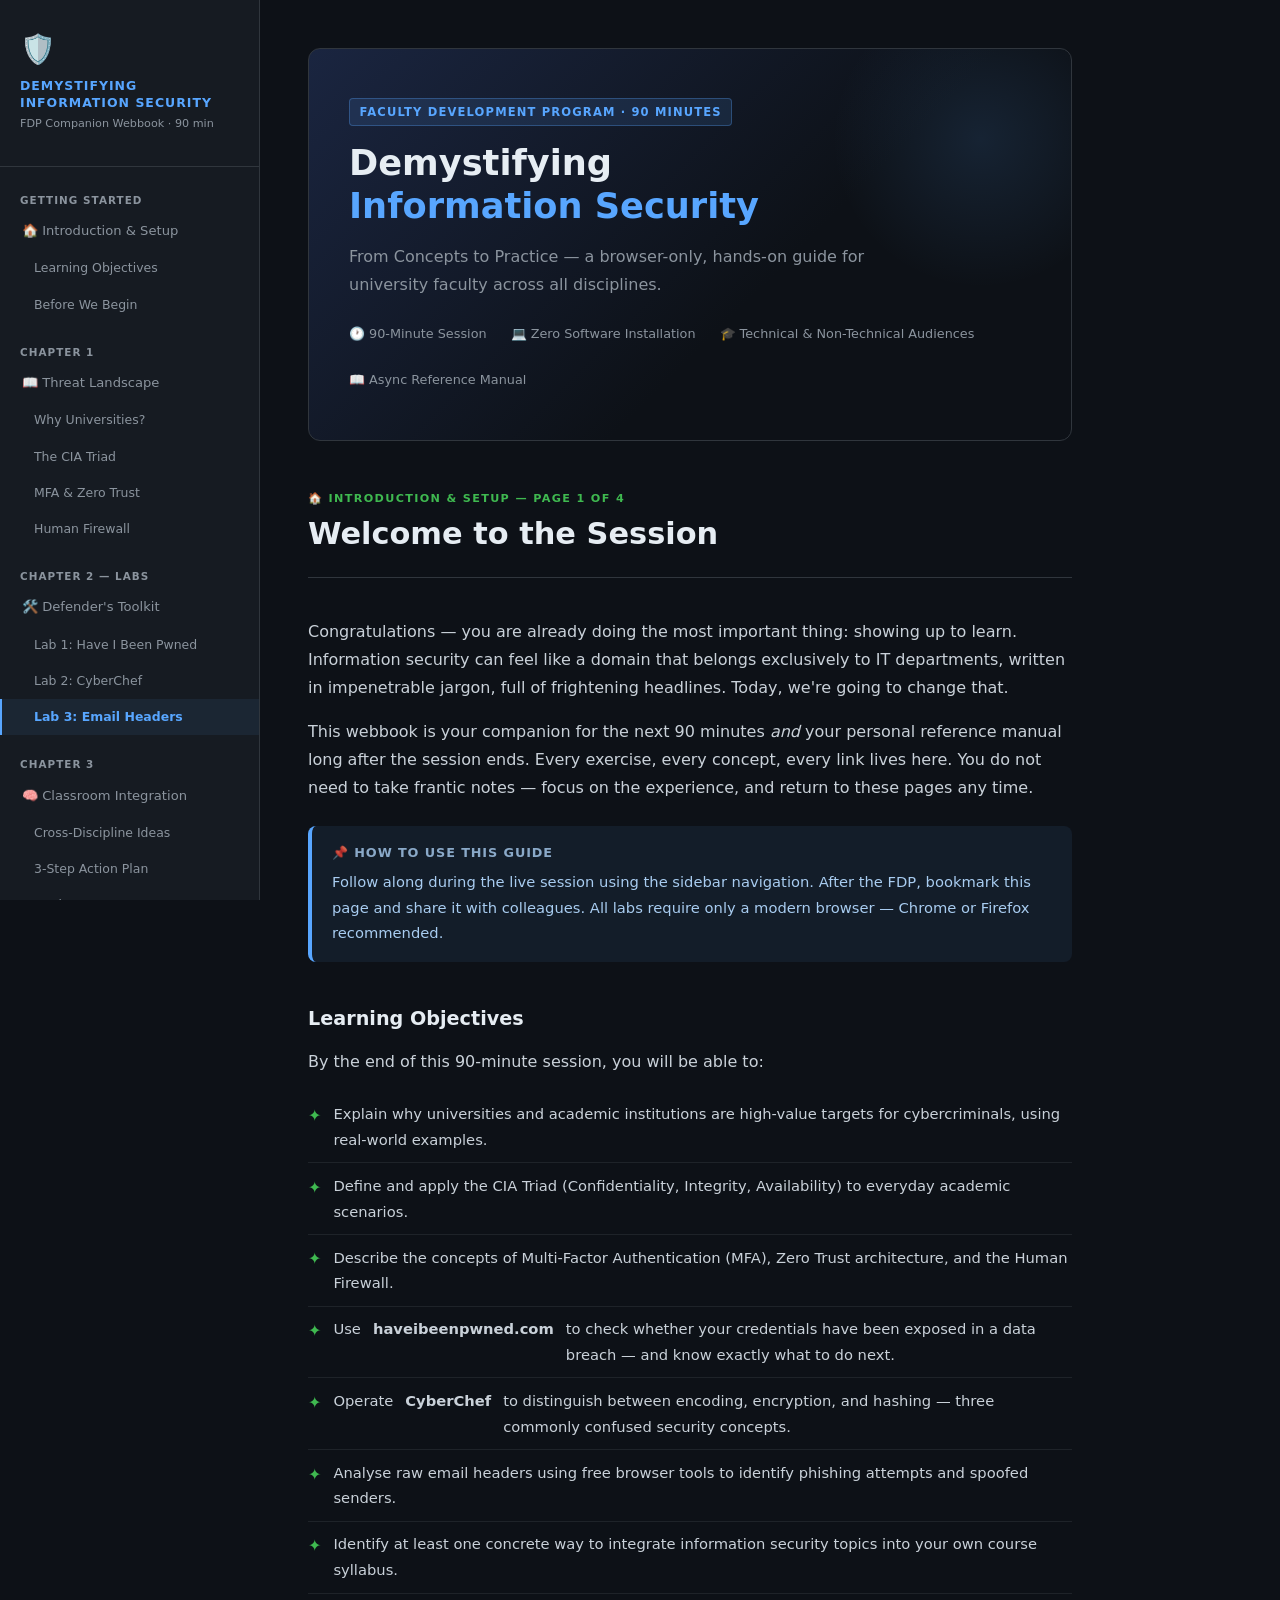
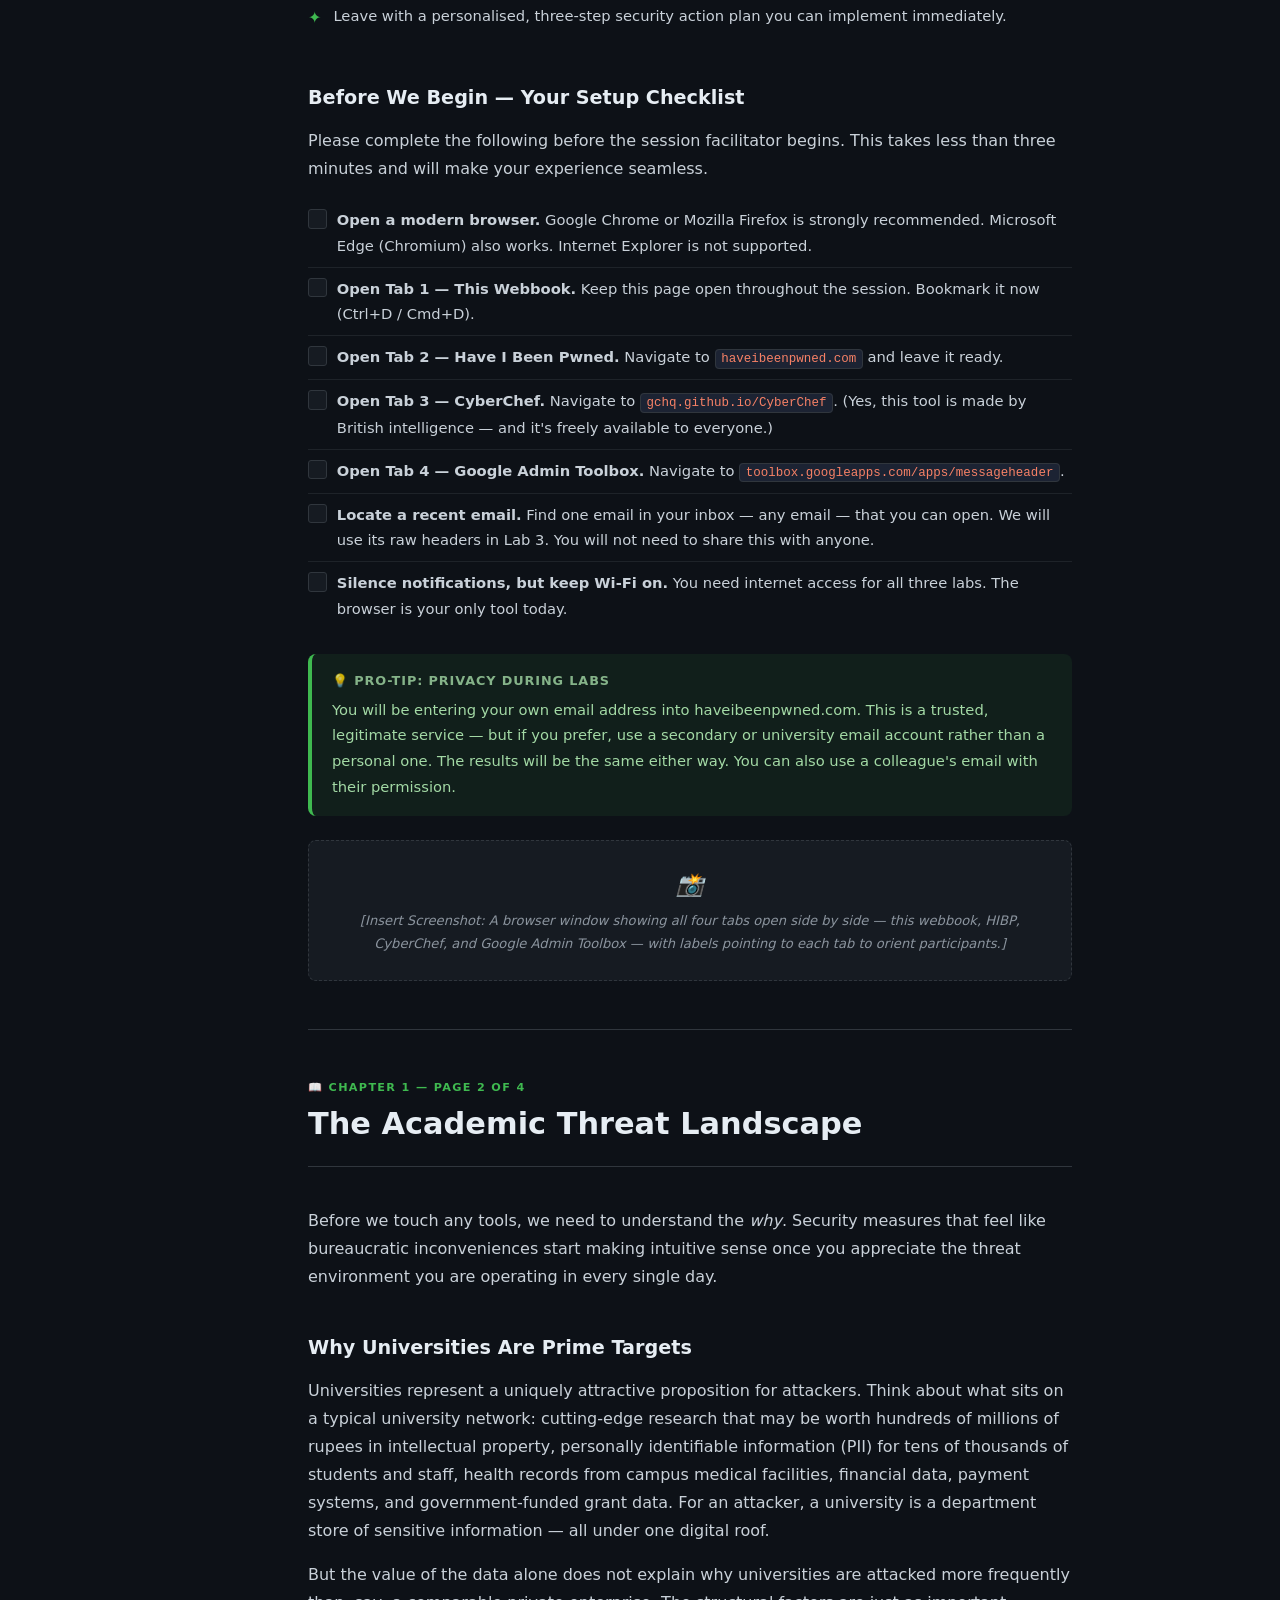
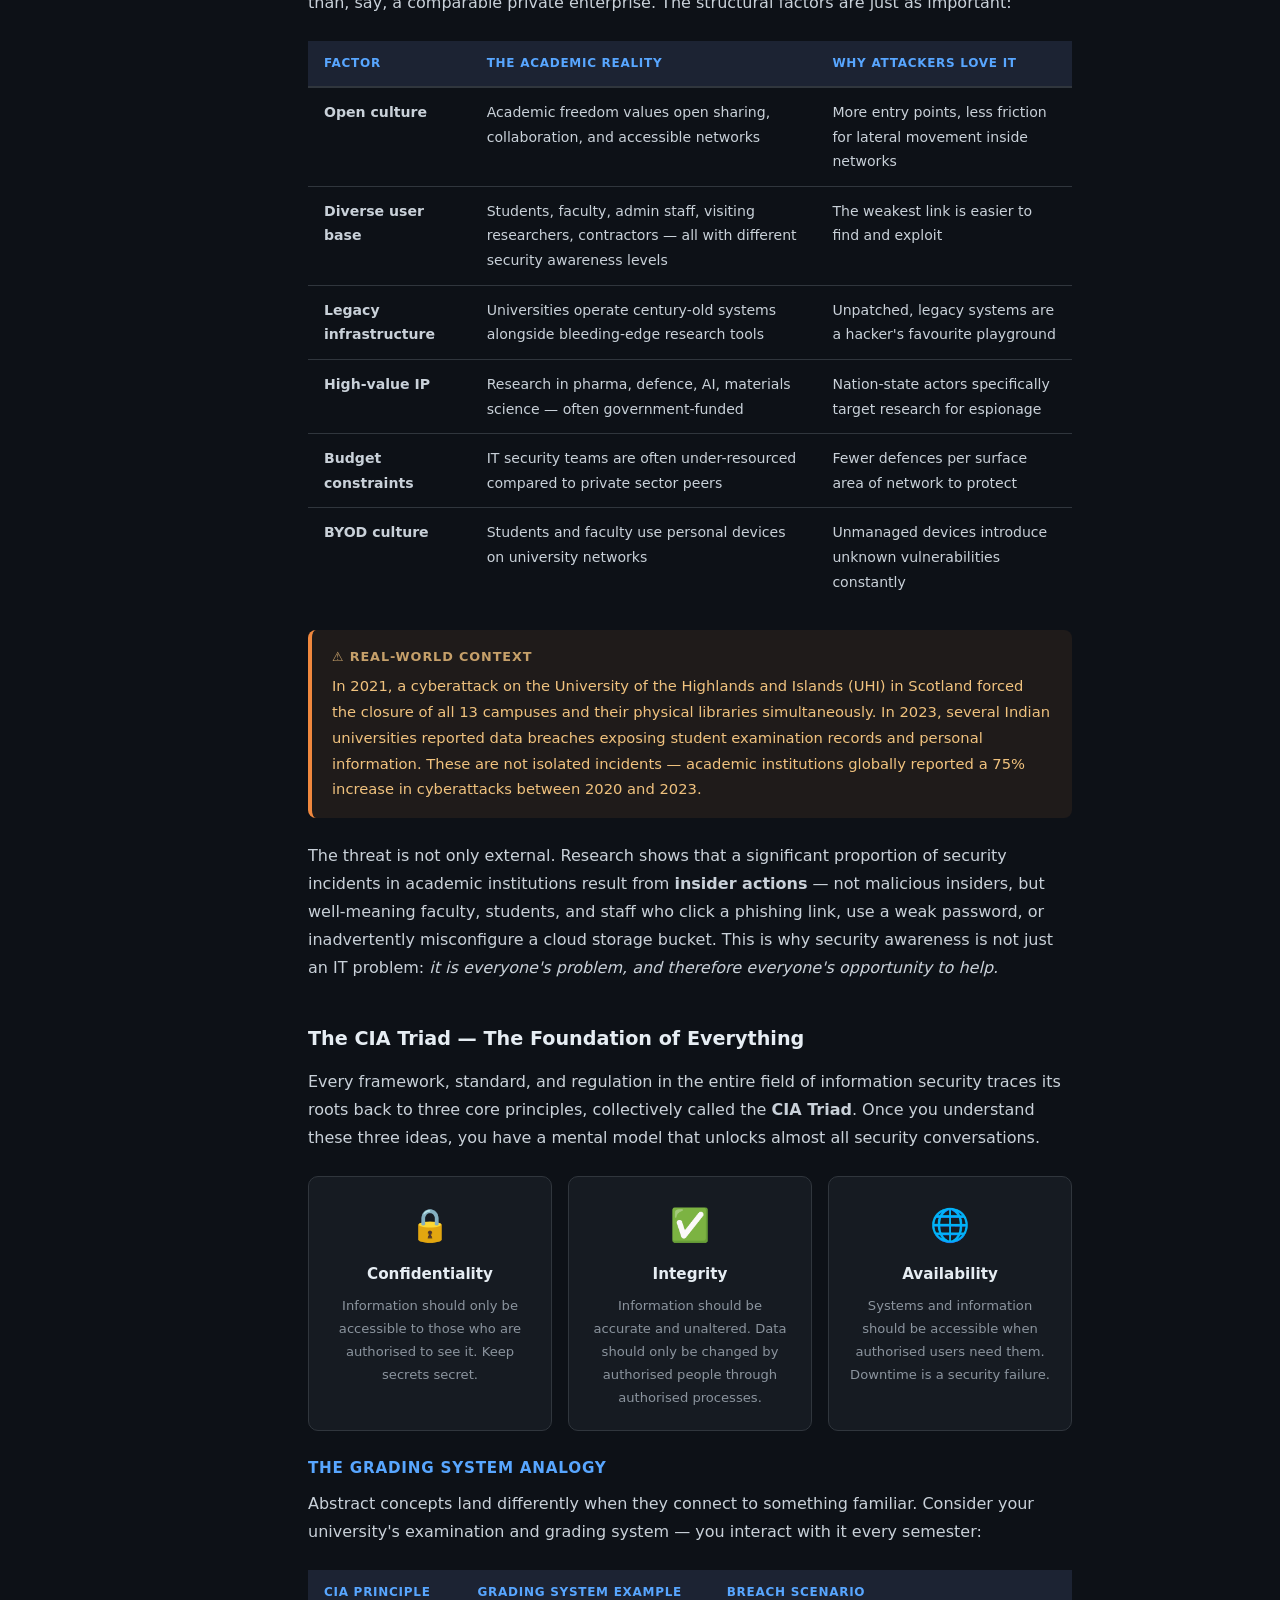
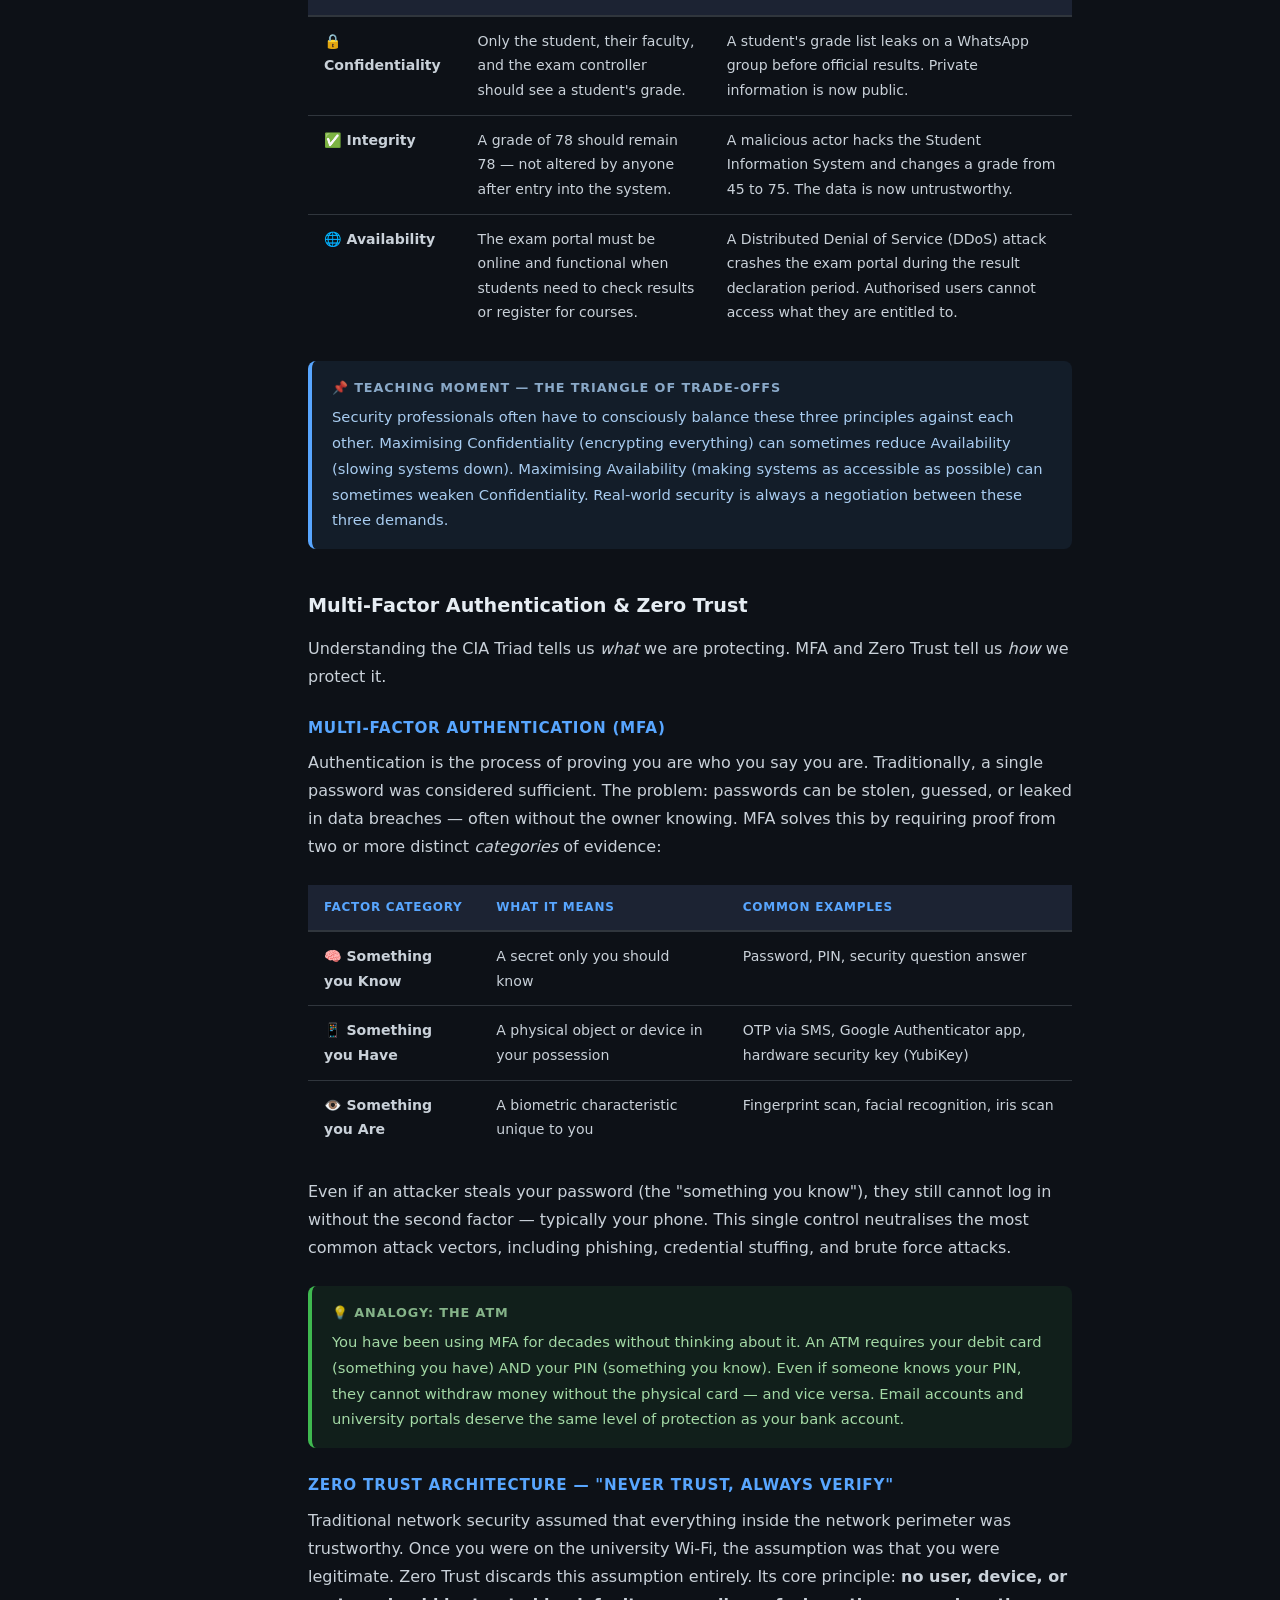
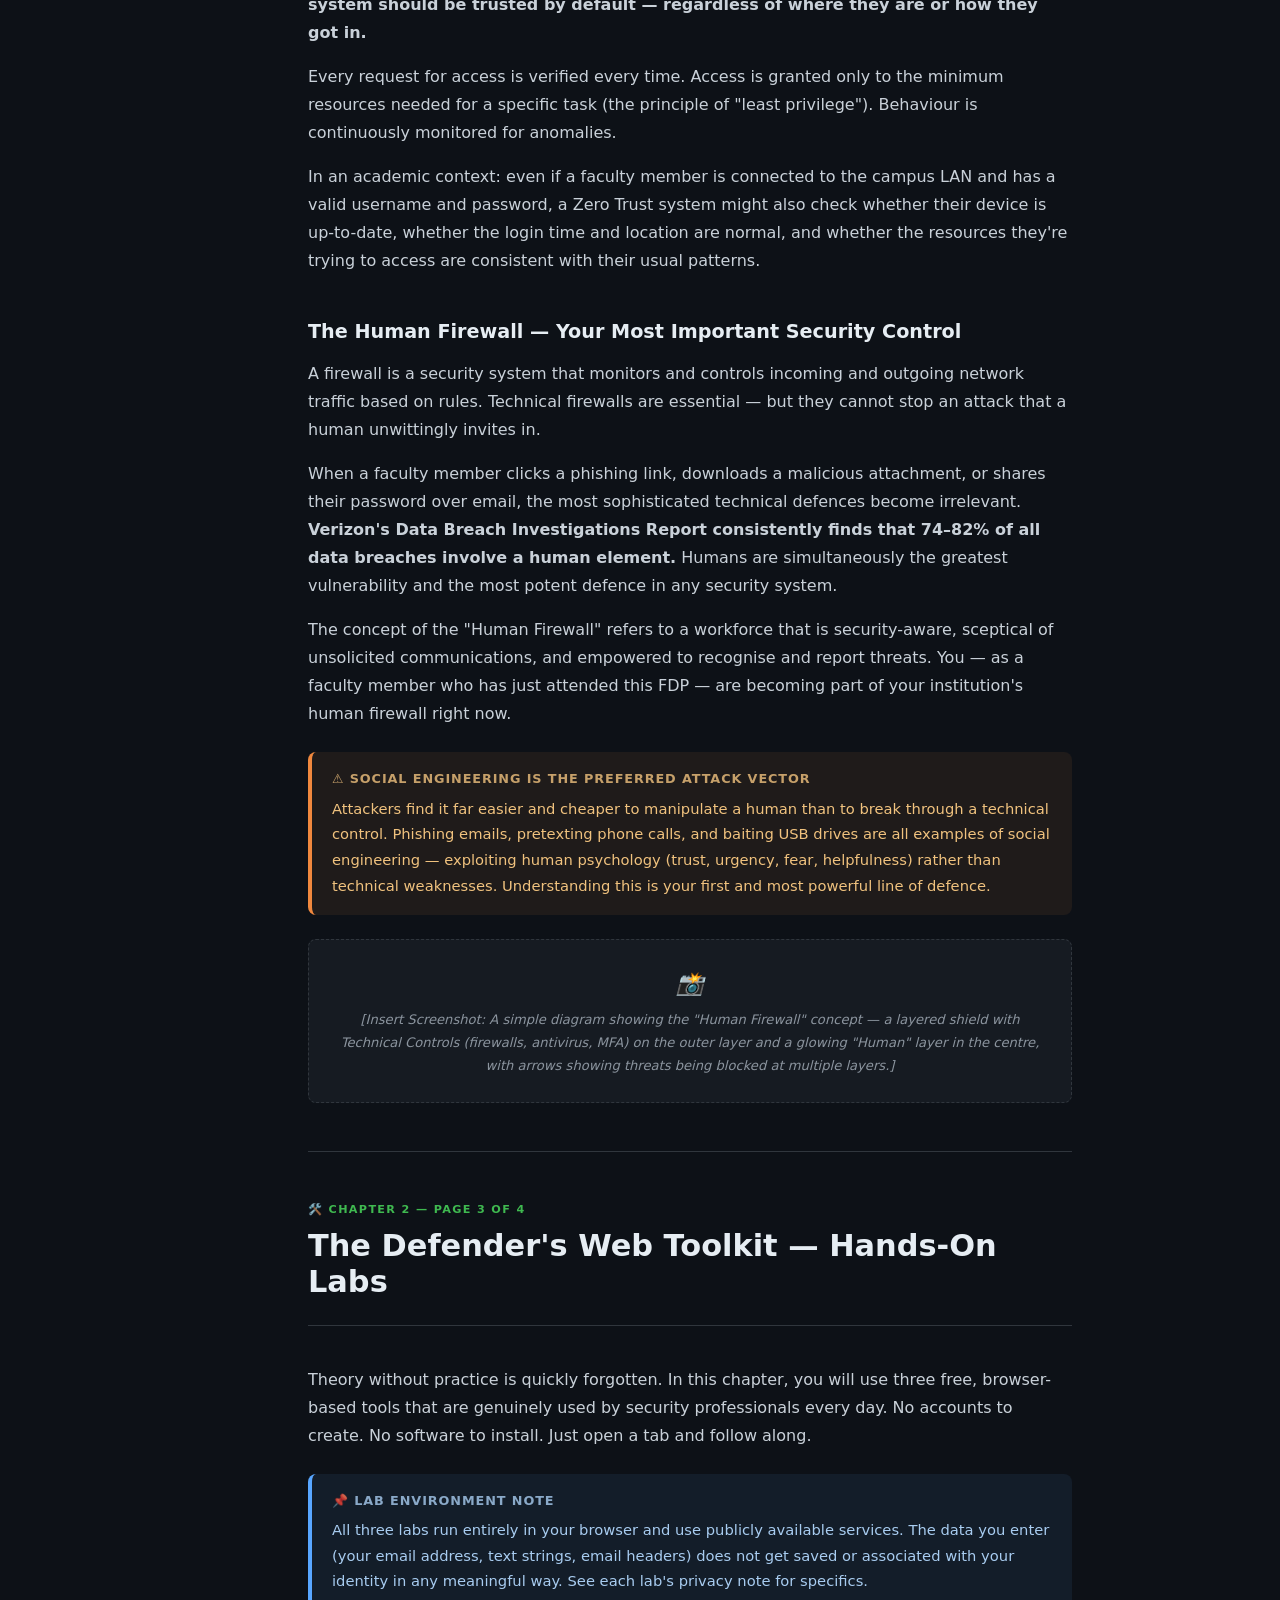
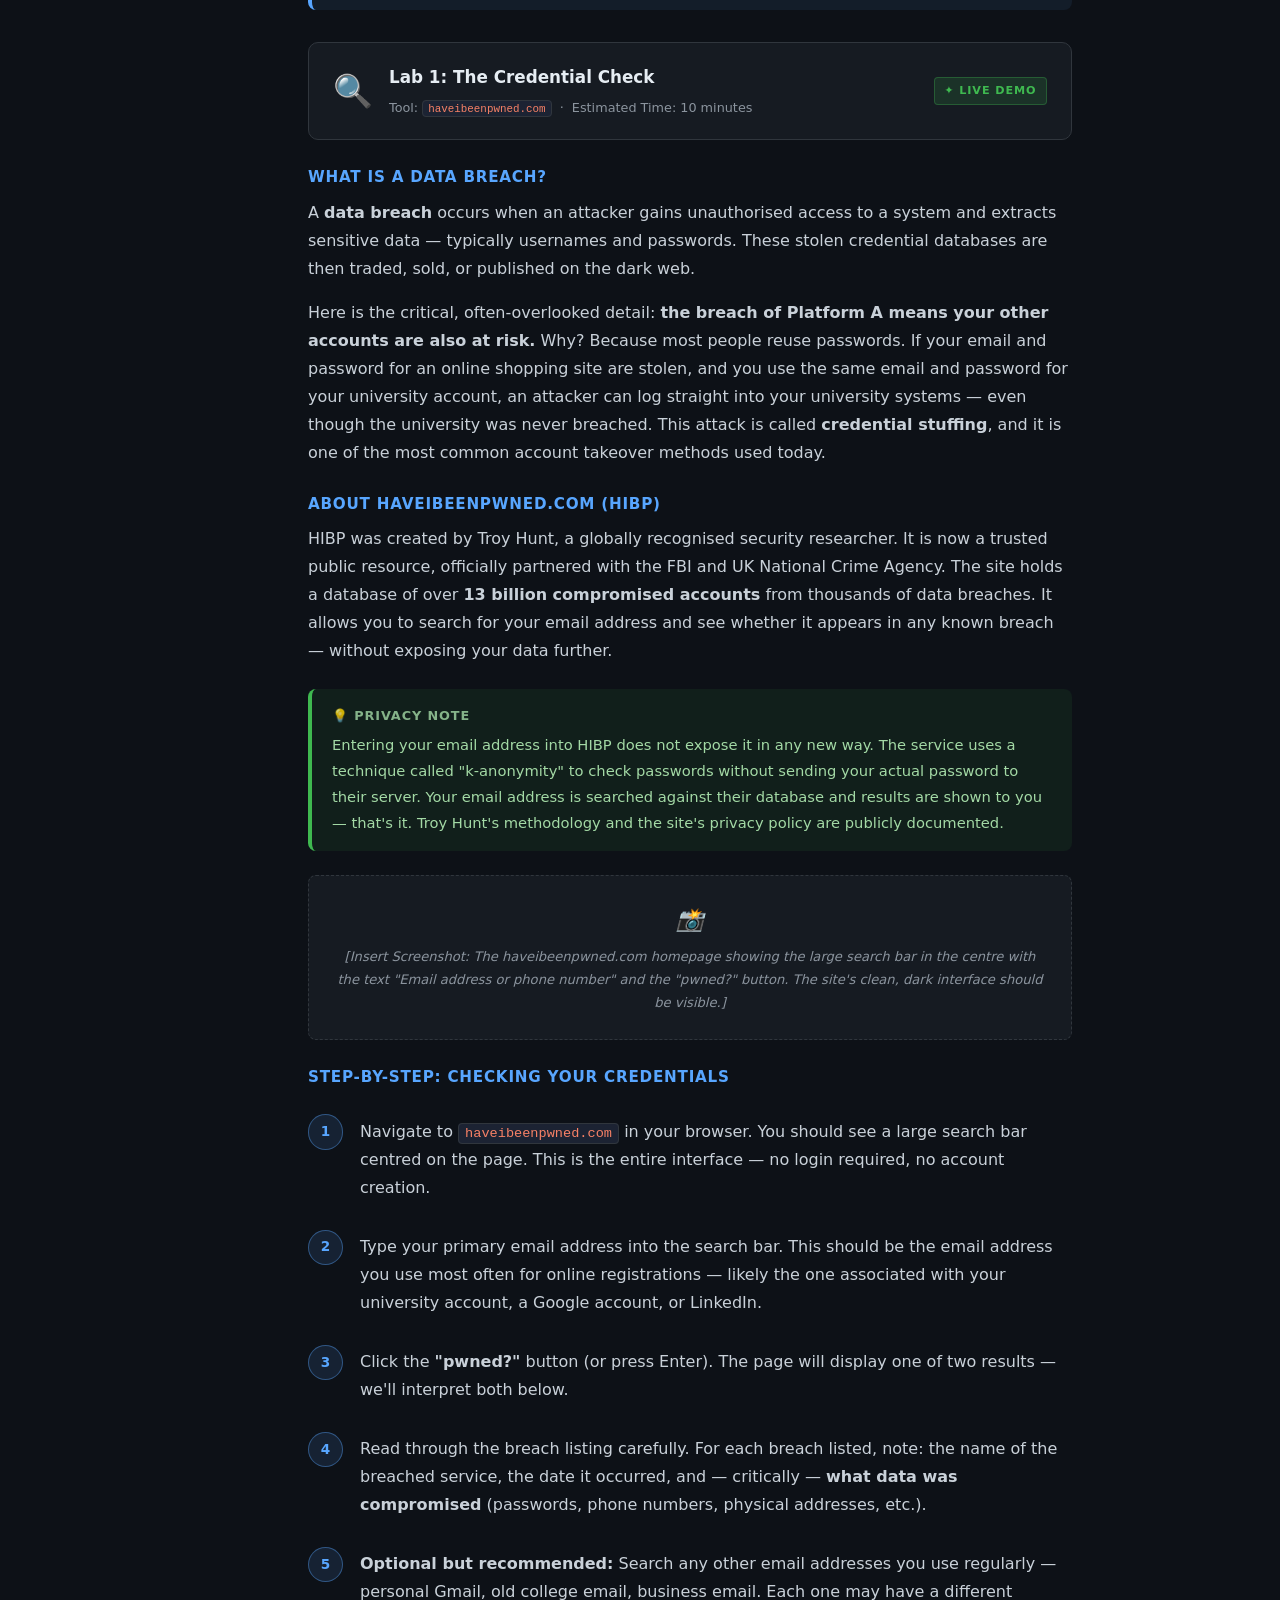
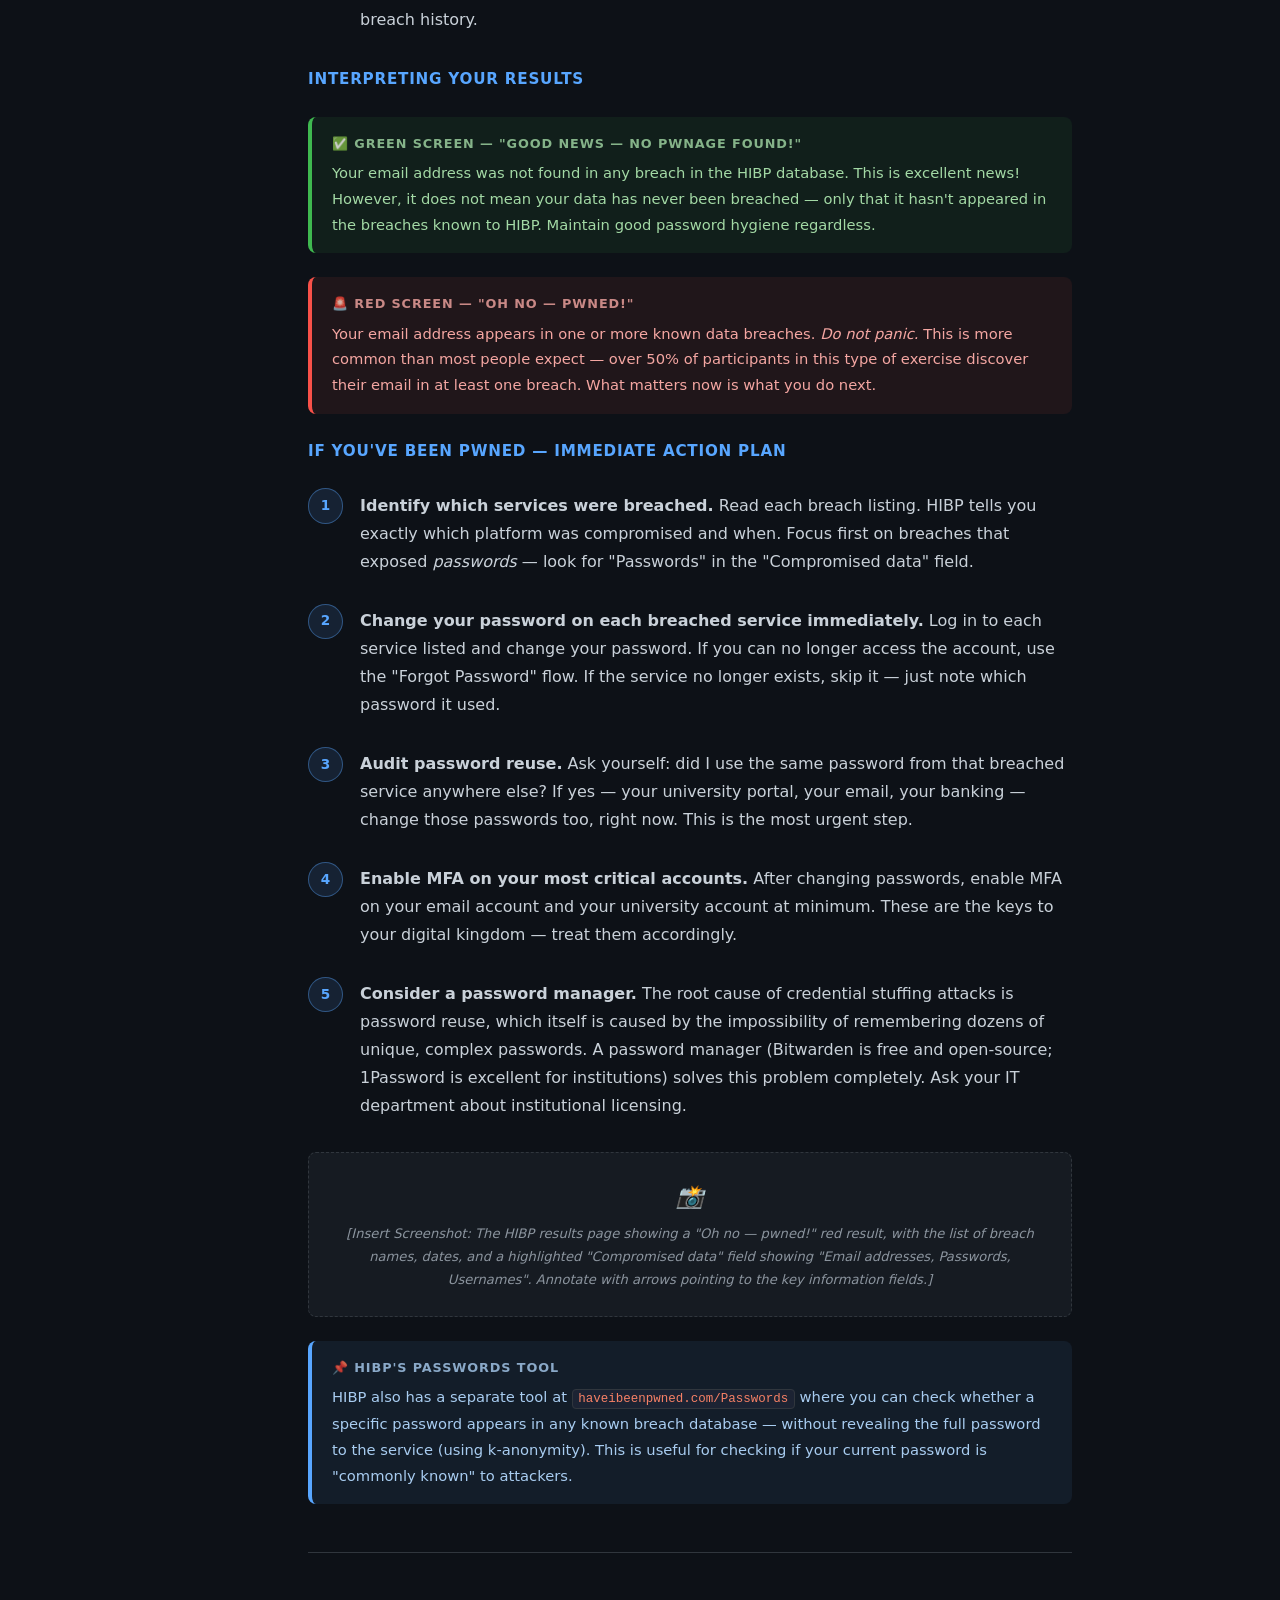
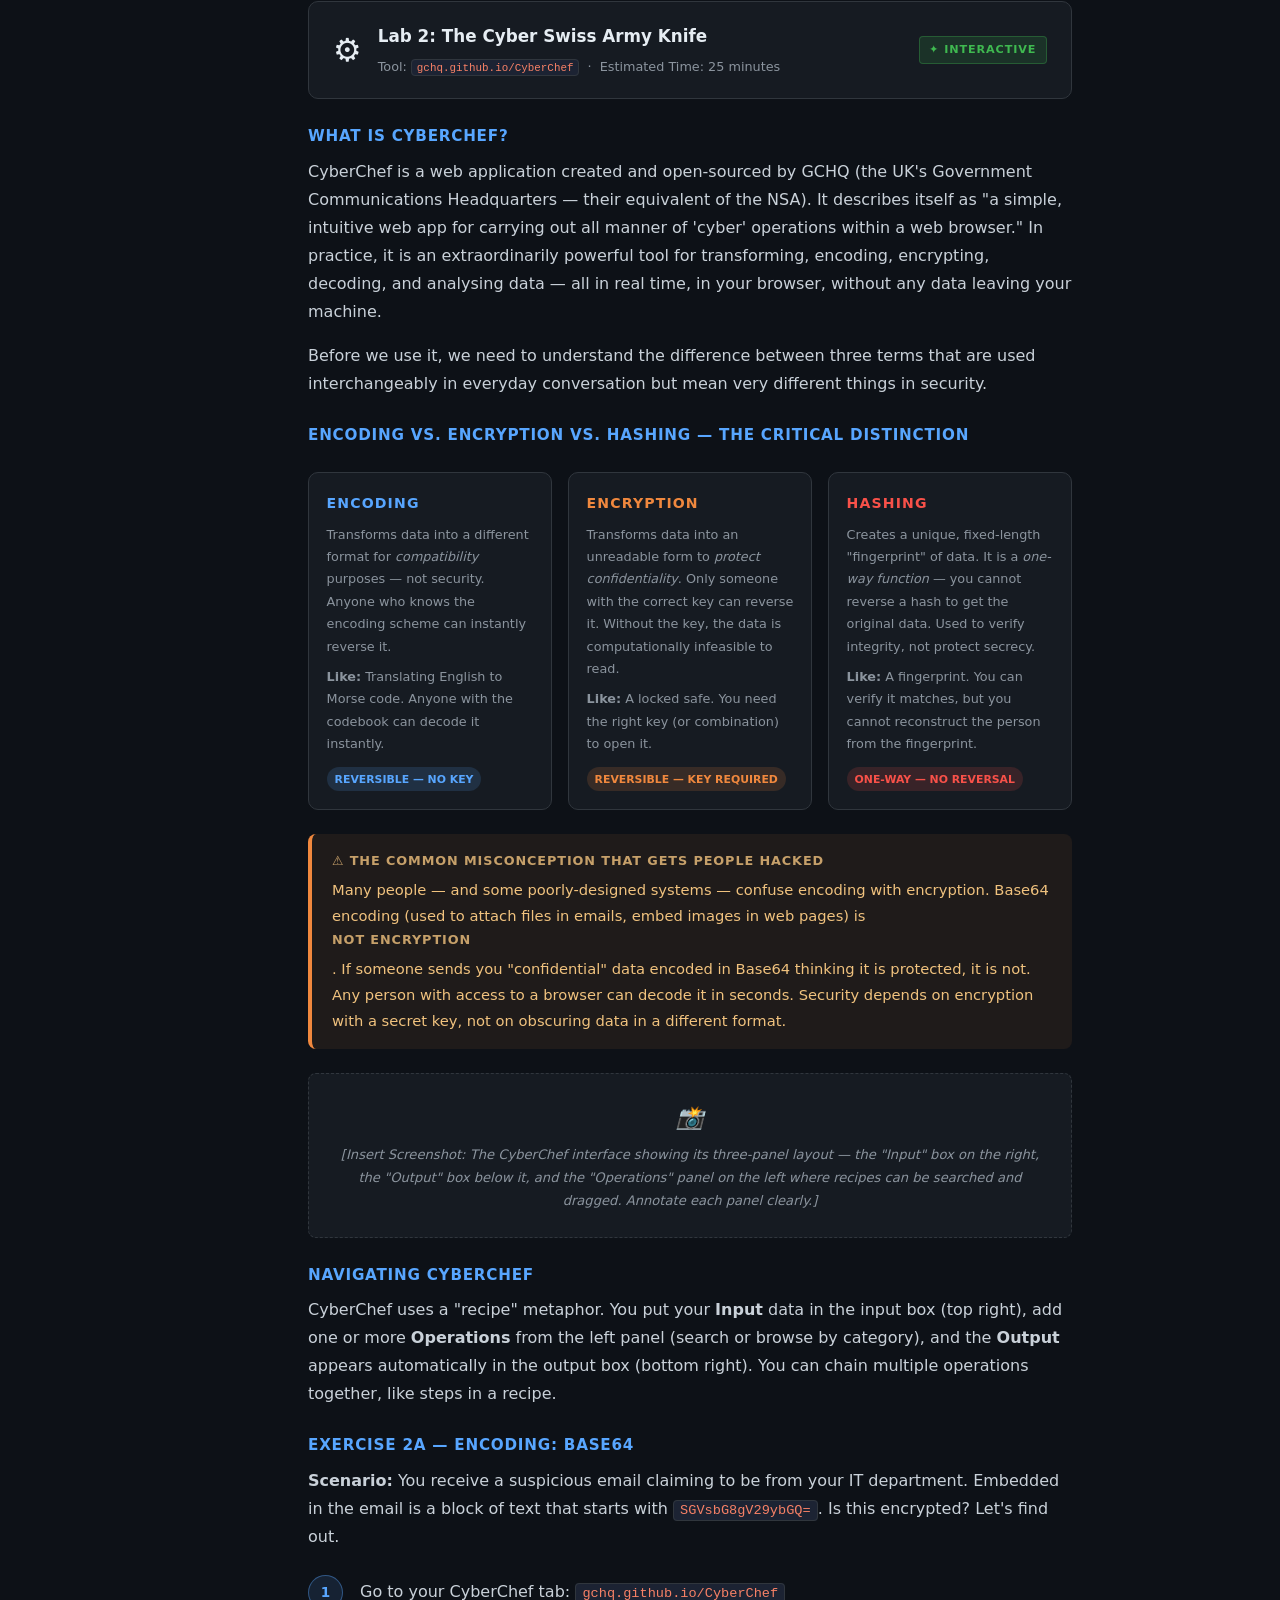
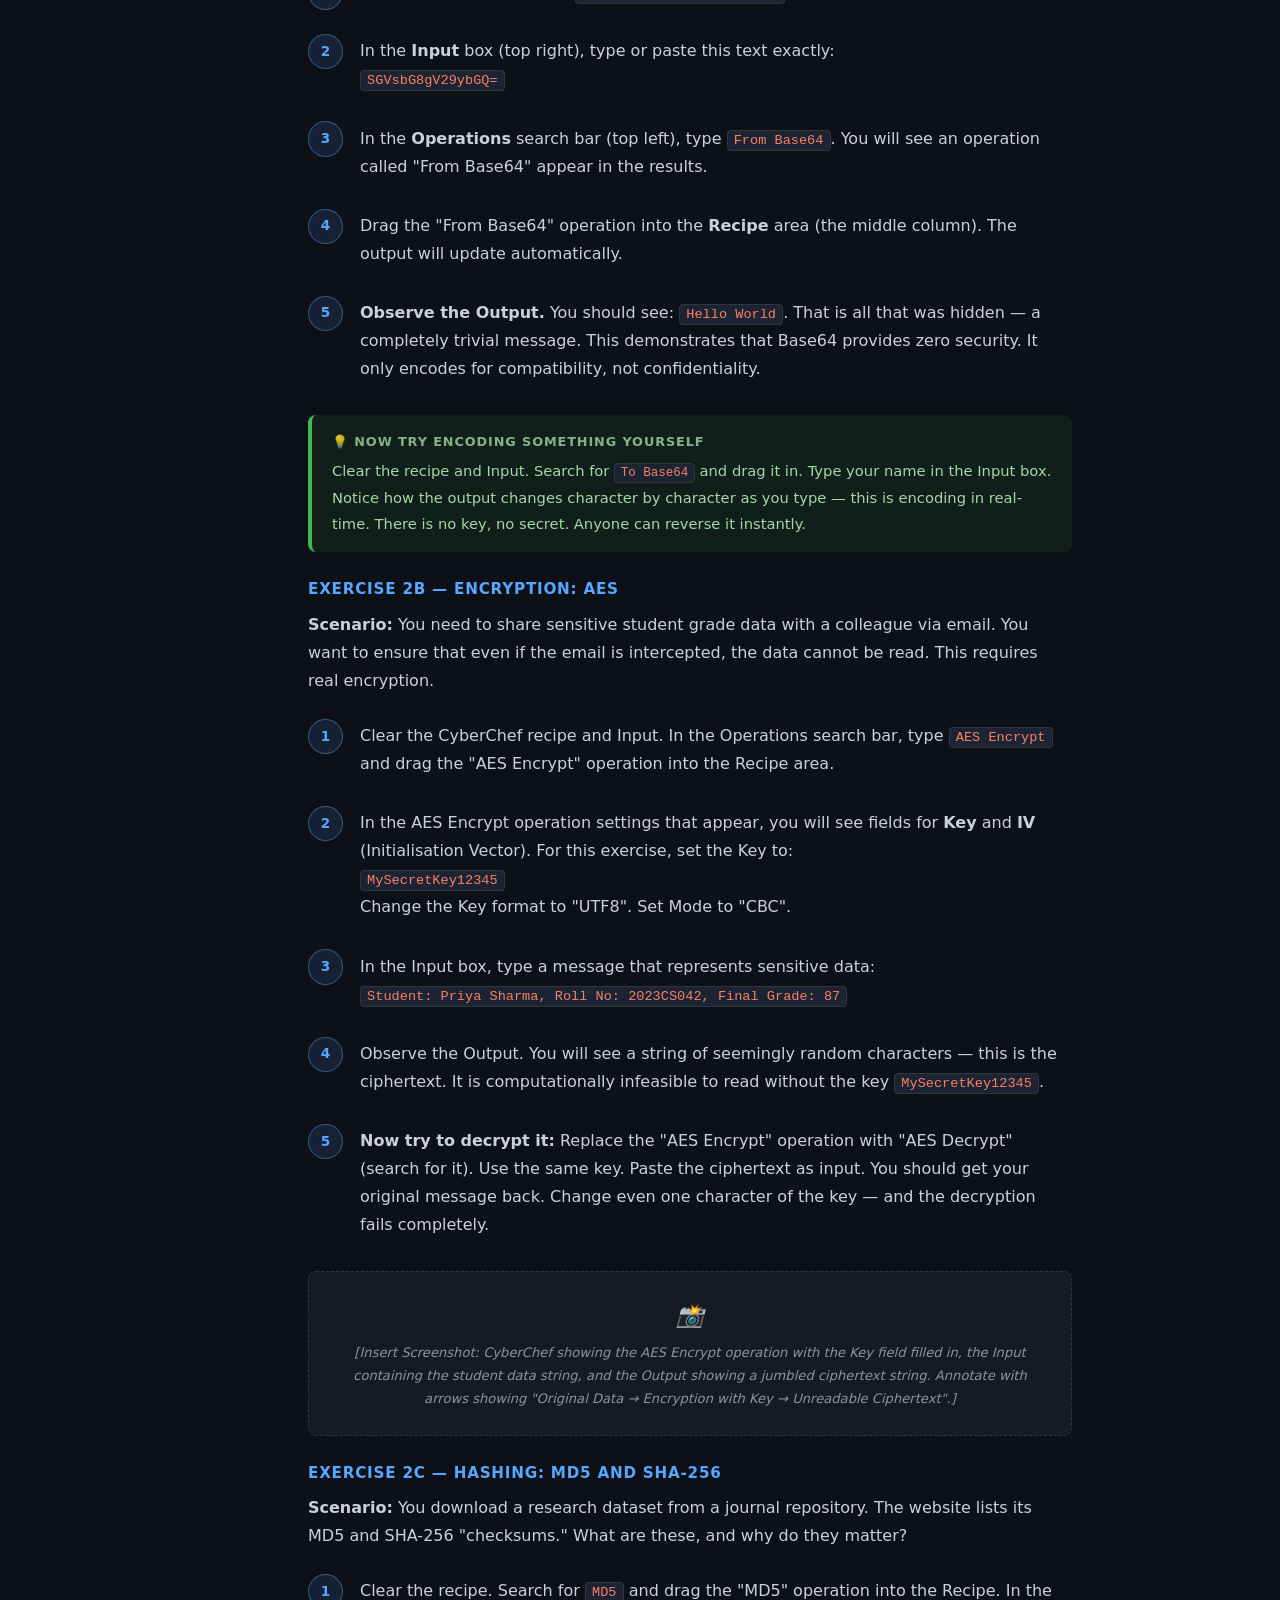
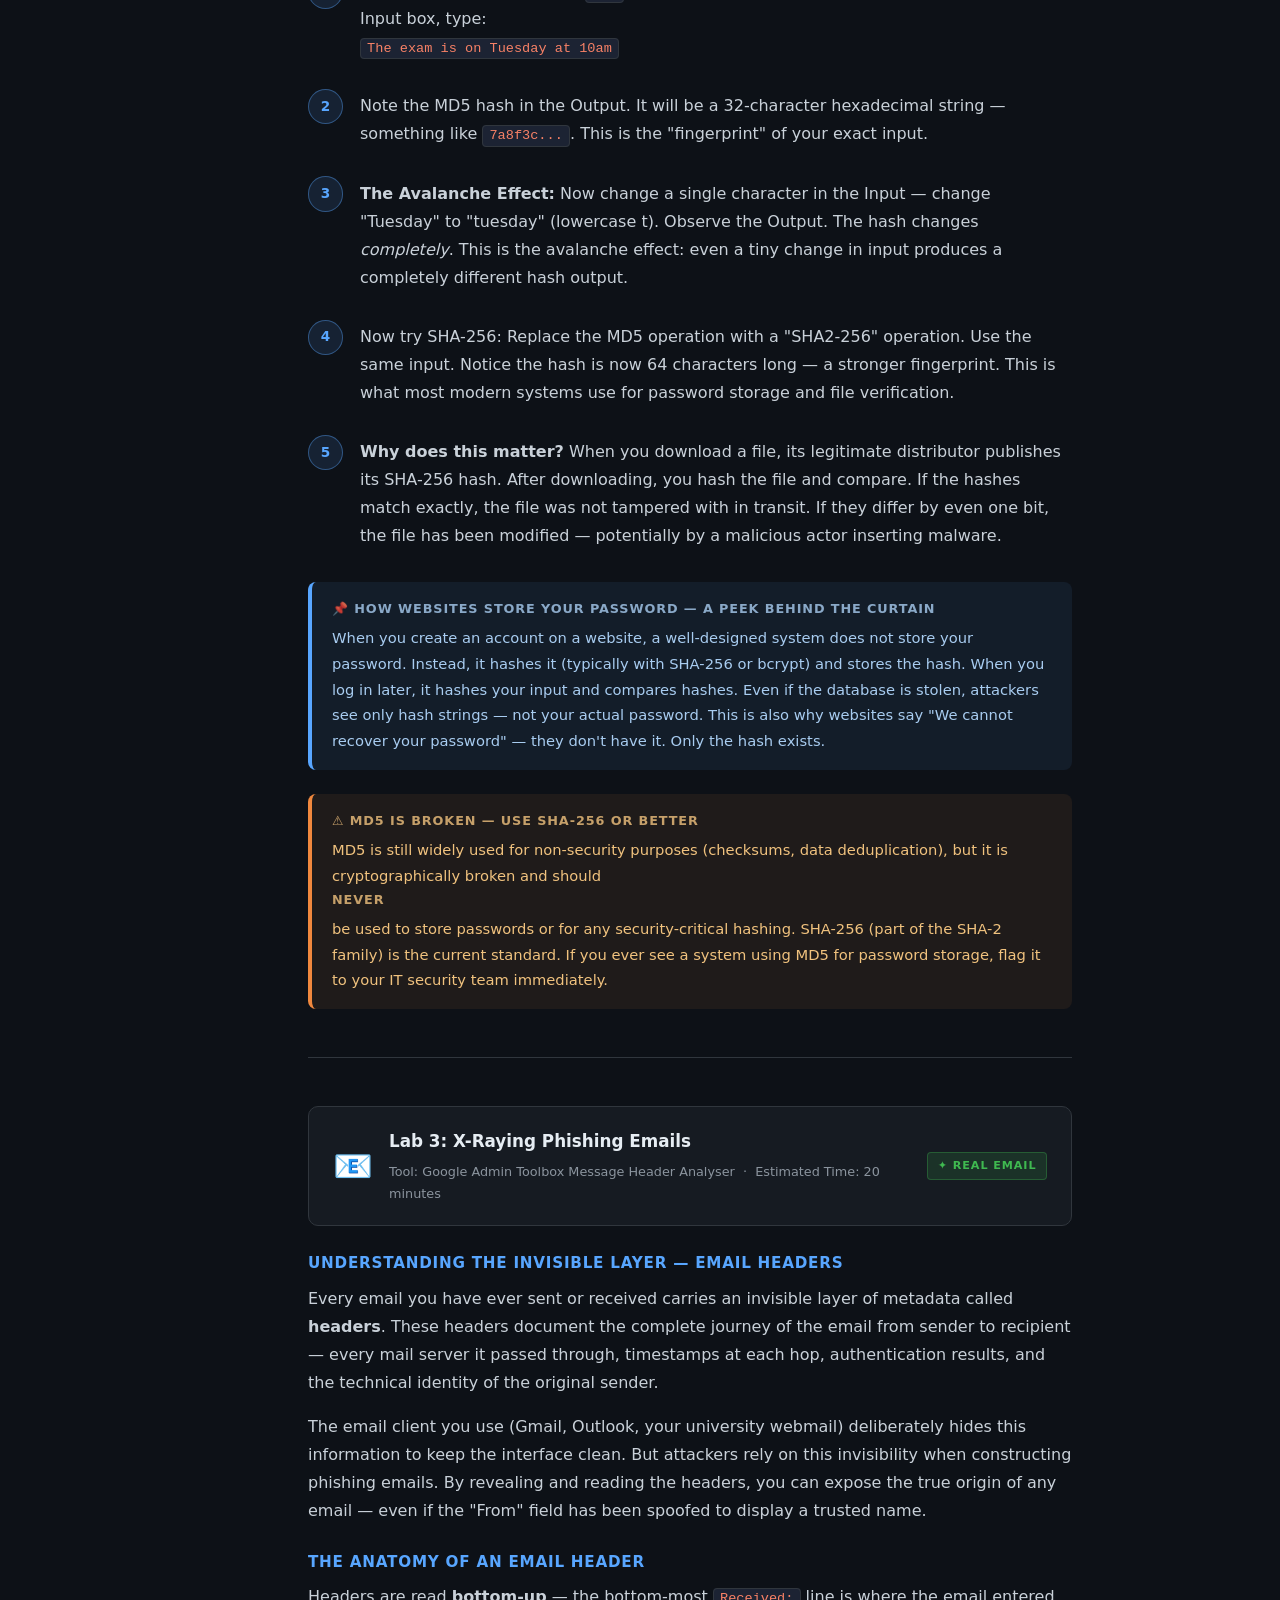
<file: uploads/infosec-fdp-webbook.html>
<!DOCTYPE html>
<html lang="en">
<head>
<meta charset="UTF-8">
<meta name="viewport" content="width=device-width, initial-scale=1.0">
<title>Demystifying Information Security — FDP Webbook</title>
<style>
  /* ── DESIGN TOKENS ── */
  :root {
    --bg:          #0d1117;
    --surface:     #161b22;
    --surface2:    #1c2333;
    --border:      #30363d;
    --accent:      #58a6ff;
    --accent2:     #3fb950;
    --warn:        #f0883e;
    --danger:      #f85149;
    --text:        #e6edf3;
    --muted:       #8b949e;
    --heading-font: 'Space Grotesk', 'Segoe UI', system-ui, sans-serif;
    --body-font:    'Inter', 'Segoe UI', system-ui, sans-serif;
    --mono-font:    'JetBrains Mono', 'Fira Code', 'Courier New', monospace;
  }

  @import url('https://fonts.googleapis.com/css2?family=Space+Grotesk:wght@400;600;700&family=Inter:wght@400;500;600&family=JetBrains+Mono:wght@400;600&display=swap');

  *, *::before, *::after { box-sizing: border-box; margin: 0; padding: 0; }

  html { scroll-behavior: smooth; }

  body {
    background: var(--bg);
    color: var(--text);
    font-family: var(--body-font);
    font-size: 16px;
    line-height: 1.75;
    display: grid;
    grid-template-columns: 260px 1fr;
    min-height: 100vh;
  }

  /* ── SIDEBAR ── */
  .sidebar {
    position: fixed;
    top: 0; left: 0;
    width: 260px;
    height: 100vh;
    background: var(--surface);
    border-right: 1px solid var(--border);
    overflow-y: auto;
    padding: 0 0 2rem;
    z-index: 100;
  }

  .sidebar-logo {
    padding: 1.5rem 1.25rem 1rem;
    border-bottom: 1px solid var(--border);
    margin-bottom: 0.5rem;
  }
  .sidebar-logo .shield {
    font-size: 1.8rem;
    display: block;
    margin-bottom: 0.25rem;
  }
  .sidebar-logo h2 {
    font-family: var(--heading-font);
    font-size: 0.78rem;
    font-weight: 700;
    color: var(--accent);
    text-transform: uppercase;
    letter-spacing: 0.08em;
    line-height: 1.3;
  }
  .sidebar-logo p {
    font-size: 0.7rem;
    color: var(--muted);
    margin-top: 0.2rem;
  }

  .nav-section {
    padding: 0.25rem 0;
  }
  .nav-label {
    font-size: 0.65rem;
    font-weight: 700;
    text-transform: uppercase;
    letter-spacing: 0.1em;
    color: var(--muted);
    padding: 0.75rem 1.25rem 0.25rem;
  }
  .nav-item {
    display: block;
    padding: 0.45rem 1.25rem;
    font-size: 0.82rem;
    color: var(--muted);
    text-decoration: none;
    border-left: 2px solid transparent;
    transition: color 0.15s, border-color 0.15s, background 0.15s;
  }
  .nav-item:hover {
    color: var(--text);
    background: rgba(88,166,255,0.06);
    border-left-color: var(--accent);
  }
  .nav-item.active {
    color: var(--accent);
    border-left-color: var(--accent);
    background: rgba(88,166,255,0.08);
    font-weight: 600;
  }
  .nav-sub {
    padding-left: 2rem;
    font-size: 0.78rem;
  }

  /* ── MAIN CONTENT ── */
  .main {
    grid-column: 2;
    max-width: 860px;
    padding: 3rem 3rem 6rem;
  }

  /* ── HERO ── */
  .hero {
    background: linear-gradient(135deg, #1a2540 0%, #0d1117 60%);
    border: 1px solid var(--border);
    border-radius: 12px;
    padding: 3rem 2.5rem;
    margin-bottom: 3rem;
    position: relative;
    overflow: hidden;
  }
  .hero::before {
    content: '';
    position: absolute;
    top: -60px; right: -60px;
    width: 300px; height: 300px;
    background: radial-gradient(circle, rgba(88,166,255,0.12) 0%, transparent 70%);
    pointer-events: none;
  }
  .hero-tag {
    display: inline-block;
    font-size: 0.72rem;
    font-weight: 700;
    text-transform: uppercase;
    letter-spacing: 0.1em;
    color: var(--accent);
    background: rgba(88,166,255,0.12);
    border: 1px solid rgba(88,166,255,0.3);
    border-radius: 4px;
    padding: 0.2rem 0.6rem;
    margin-bottom: 1rem;
  }
  .hero h1 {
    font-family: var(--heading-font);
    font-size: 2.2rem;
    font-weight: 700;
    line-height: 1.2;
    color: var(--text);
    margin-bottom: 1rem;
  }
  .hero h1 span { color: var(--accent); }
  .hero p {
    font-size: 1rem;
    color: var(--muted);
    max-width: 560px;
    margin-bottom: 1.5rem;
  }
  .hero-meta {
    display: flex; flex-wrap: wrap; gap: 1.5rem;
    font-size: 0.8rem;
    color: var(--muted);
  }
  .hero-meta span { display: flex; align-items: center; gap: 0.4rem; }

  /* ── PAGE / CHAPTER HEADINGS ── */
  .page-header {
    border-bottom: 1px solid var(--border);
    padding-bottom: 1.5rem;
    margin-bottom: 2.5rem;
    margin-top: 4rem;
  }
  .page-header:first-of-type { margin-top: 0; }
  .page-badge {
    font-size: 0.7rem;
    font-weight: 700;
    text-transform: uppercase;
    letter-spacing: 0.12em;
    color: var(--accent2);
    margin-bottom: 0.5rem;
  }
  h2.page-title {
    font-family: var(--heading-font);
    font-size: 1.9rem;
    font-weight: 700;
    color: var(--text);
    line-height: 1.2;
  }
  h3 {
    font-family: var(--heading-font);
    font-size: 1.2rem;
    font-weight: 600;
    color: var(--text);
    margin: 2rem 0 0.75rem;
    padding-top: 0.5rem;
  }
  h4 {
    font-family: var(--heading-font);
    font-size: 0.95rem;
    font-weight: 600;
    color: var(--accent);
    margin: 1.5rem 0 0.5rem;
    text-transform: uppercase;
    letter-spacing: 0.05em;
  }
  p { margin-bottom: 1rem; color: #c9d1d9; }

  /* ── CALLOUT BLOCKS ── */
  .callout {
    border-radius: 8px;
    padding: 1rem 1.25rem;
    margin: 1.5rem 0;
    border-left: 4px solid;
    font-size: 0.92rem;
  }
  .callout-info {
    background: rgba(88,166,255,0.08);
    border-color: var(--accent);
    color: #a8ccf0;
  }
  .callout-tip {
    background: rgba(63,185,80,0.08);
    border-color: var(--accent2);
    color: #a3d9a5;
  }
  .callout-warn {
    background: rgba(240,136,62,0.08);
    border-color: var(--warn);
    color: #f0c27e;
  }
  .callout-danger {
    background: rgba(248,81,73,0.08);
    border-color: var(--danger);
    color: #f4a6a2;
  }
  .callout strong {
    display: block;
    margin-bottom: 0.3rem;
    font-size: 0.8rem;
    text-transform: uppercase;
    letter-spacing: 0.07em;
    opacity: 0.8;
  }

  /* ── SCREENSHOT PLACEHOLDER ── */
  .screenshot {
    border: 1.5px dashed var(--border);
    border-radius: 8px;
    background: var(--surface);
    padding: 1.5rem;
    margin: 1.25rem 0;
    text-align: center;
    font-size: 0.82rem;
    color: var(--muted);
    font-style: italic;
  }
  .screenshot span { font-size: 1.4rem; display: block; margin-bottom: 0.4rem; }

  /* ── STEP CARDS ── */
  .steps { counter-reset: step; margin: 1.5rem 0; }
  .step {
    display: grid;
    grid-template-columns: 2.5rem 1fr;
    gap: 0.75rem;
    margin-bottom: 1.25rem;
    align-items: start;
  }
  .step-num {
    counter-increment: step;
    width: 2.2rem; height: 2.2rem;
    border-radius: 50%;
    background: rgba(88,166,255,0.12);
    border: 1.5px solid rgba(88,166,255,0.4);
    color: var(--accent);
    font-family: var(--heading-font);
    font-weight: 700;
    font-size: 0.85rem;
    display: flex; align-items: center; justify-content: center;
    flex-shrink: 0;
  }
  .step-body { padding-top: 0.2rem; }
  .step-body p { margin-bottom: 0.5rem; }

  /* ── CODE ── */
  code {
    font-family: var(--mono-font);
    font-size: 0.85em;
    background: var(--surface2);
    border: 1px solid var(--border);
    border-radius: 4px;
    padding: 0.15em 0.45em;
    color: #f78166;
  }
  pre {
    background: var(--surface);
    border: 1px solid var(--border);
    border-radius: 8px;
    padding: 1.25rem;
    overflow-x: auto;
    margin: 1rem 0;
  }
  pre code {
    background: none;
    border: none;
    padding: 0;
    color: #a5d6ff;
    font-size: 0.88rem;
    line-height: 1.65;
  }

  /* ── TABLE ── */
  table {
    width: 100%;
    border-collapse: collapse;
    margin: 1.5rem 0;
    font-size: 0.88rem;
  }
  th {
    background: var(--surface2);
    color: var(--accent);
    font-family: var(--heading-font);
    font-weight: 700;
    font-size: 0.75rem;
    text-transform: uppercase;
    letter-spacing: 0.06em;
    padding: 0.75rem 1rem;
    text-align: left;
    border-bottom: 2px solid var(--border);
  }
  td {
    padding: 0.75rem 1rem;
    border-bottom: 1px solid var(--border);
    color: #c9d1d9;
    vertical-align: top;
  }
  tr:last-child td { border-bottom: none; }
  tr:hover td { background: rgba(88,166,255,0.03); }

  /* ── CHECKLIST ── */
  .checklist { list-style: none; margin: 1rem 0; }
  .checklist li {
    display: flex;
    align-items: flex-start;
    gap: 0.6rem;
    padding: 0.5rem 0;
    border-bottom: 1px solid rgba(48,54,61,0.5);
    font-size: 0.92rem;
    color: #c9d1d9;
  }
  .checklist li:last-child { border-bottom: none; }
  .check-box {
    width: 1.2rem; height: 1.2rem;
    border: 1.5px solid var(--border);
    border-radius: 3px;
    flex-shrink: 0;
    margin-top: 0.15rem;
    background: var(--surface);
  }

  /* ── CIA TRIAD CARDS ── */
  .triad-grid {
    display: grid;
    grid-template-columns: repeat(3,1fr);
    gap: 1rem;
    margin: 1.5rem 0;
  }
  .triad-card {
    background: var(--surface);
    border: 1px solid var(--border);
    border-radius: 10px;
    padding: 1.25rem;
    text-align: center;
  }
  .triad-icon { font-size: 2rem; margin-bottom: 0.5rem; }
  .triad-card h4 {
    font-size: 0.95rem;
    color: var(--text);
    margin: 0 0 0.5rem;
    text-transform: none;
    letter-spacing: 0;
  }
  .triad-card p { font-size: 0.82rem; color: var(--muted); margin: 0; }

  /* ── LAB HEADER ── */
  .lab-header {
    background: var(--surface);
    border: 1px solid var(--border);
    border-radius: 10px;
    padding: 1.25rem 1.5rem;
    margin: 2rem 0 1.5rem;
    display: flex;
    align-items: center;
    gap: 1rem;
  }
  .lab-icon { font-size: 2rem; flex-shrink: 0; }
  .lab-meta { flex: 1; }
  .lab-meta h3 { margin: 0 0 0.25rem; font-size: 1.05rem; padding: 0; }
  .lab-meta p { margin: 0; font-size: 0.8rem; color: var(--muted); }
  .lab-badge {
    font-size: 0.7rem;
    font-weight: 700;
    padding: 0.2rem 0.6rem;
    border-radius: 4px;
    text-transform: uppercase;
    letter-spacing: 0.08em;
    background: rgba(63,185,80,0.15);
    color: var(--accent2);
    border: 1px solid rgba(63,185,80,0.3);
    white-space: nowrap;
  }

  /* ── CRYPTO COMPARE ── */
  .crypto-grid {
    display: grid;
    grid-template-columns: repeat(3,1fr);
    gap: 1rem;
    margin: 1.5rem 0;
  }
  .crypto-card {
    background: var(--surface);
    border: 1px solid var(--border);
    border-radius: 10px;
    padding: 1.1rem;
  }
  .crypto-card h4 {
    font-size: 0.88rem;
    margin: 0 0 0.5rem;
    text-transform: uppercase;
    letter-spacing: 0.08em;
  }
  .crypto-card p { font-size: 0.8rem; color: var(--muted); margin-bottom: 0.5rem; }
  .crypto-pill {
    display: inline-block;
    font-size: 0.68rem;
    padding: 0.15rem 0.5rem;
    border-radius: 20px;
    font-weight: 700;
    text-transform: uppercase;
  }
  .pill-rev { background: rgba(88,166,255,0.15); color: var(--accent); }
  .pill-key { background: rgba(240,136,62,0.15); color: var(--warn); }
  .pill-one { background: rgba(248,81,73,0.15); color: var(--danger); }

  /* ── ACTION PLAN ── */
  .action-steps {
    display: grid;
    grid-template-columns: repeat(3,1fr);
    gap: 1rem;
    margin: 1.5rem 0;
  }
  .action-card {
    background: var(--surface);
    border: 1px solid var(--border);
    border-radius: 10px;
    padding: 1.25rem;
  }
  .action-num {
    font-family: var(--heading-font);
    font-size: 2.5rem;
    font-weight: 700;
    color: var(--accent);
    opacity: 0.3;
    line-height: 1;
    margin-bottom: 0.75rem;
  }
  .action-card h4 {
    font-size: 0.92rem;
    margin: 0 0 0.5rem;
    color: var(--text);
    text-transform: none;
    letter-spacing: 0;
  }
  .action-card p { font-size: 0.8rem; color: var(--muted); margin: 0; }

  /* ── RESOURCE LINKS ── */
  .resource-grid {
    display: grid;
    grid-template-columns: 1fr 1fr;
    gap: 0.75rem;
    margin: 1.25rem 0;
  }
  .resource-link {
    display: flex;
    align-items: center;
    gap: 0.75rem;
    background: var(--surface);
    border: 1px solid var(--border);
    border-radius: 8px;
    padding: 0.85rem 1rem;
    text-decoration: none;
    color: var(--text);
    font-size: 0.85rem;
    font-weight: 500;
    transition: border-color 0.15s, background 0.15s;
  }
  .resource-link:hover {
    border-color: var(--accent);
    background: rgba(88,166,255,0.06);
    color: var(--accent);
  }
  .resource-link .rl-icon { font-size: 1.3rem; flex-shrink: 0; }
  .resource-link .rl-sub { font-size: 0.72rem; color: var(--muted); margin-top: 0.1rem; font-weight: 400; }

  /* ── DIVIDER ── */
  .divider {
    border: none;
    border-top: 1px solid var(--border);
    margin: 3rem 0;
  }

  /* ── OBJECTIVES LIST ── */
  .obj-list { list-style: none; margin: 1rem 0; }
  .obj-list li {
    display: flex;
    gap: 0.75rem;
    align-items: flex-start;
    padding: 0.6rem 0;
    font-size: 0.92rem;
    color: #c9d1d9;
    border-bottom: 1px solid rgba(48,54,61,0.5);
  }
  .obj-list li:last-child { border-bottom: none; }
  .obj-check { color: var(--accent2); flex-shrink: 0; font-size: 1rem; margin-top: 0.05rem; }

  /* ── FOOTER ── */
  .footer {
    margin-top: 5rem;
    padding-top: 2rem;
    border-top: 1px solid var(--border);
    font-size: 0.78rem;
    color: var(--muted);
    text-align: center;
  }

  /* ── RESPONSIVE ── */
  @media (max-width: 900px) {
    body { grid-template-columns: 1fr; }
    .sidebar { display: none; }
    .main { grid-column: 1; margin-left: 0; padding: 2rem 1.25rem 4rem; }
    .triad-grid, .crypto-grid, .action-steps { grid-template-columns: 1fr; }
    .resource-grid { grid-template-columns: 1fr; }
    .hero h1 { font-size: 1.5rem; }
  }
</style>
</head>
<body>

<!-- ══════════════ SIDEBAR ══════════════ -->
<nav class="sidebar">
  <div class="sidebar-logo">
    <span class="shield">🛡️</span>
    <h2>Demystifying<br>Information Security</h2>
    <p>FDP Companion Webbook · 90 min</p>
  </div>

  <div class="nav-section">
    <div class="nav-label">Getting Started</div>
    <a class="nav-item active" href="#intro">🏠 Introduction & Setup</a>
    <a class="nav-item nav-sub" href="#objectives">Learning Objectives</a>
    <a class="nav-item nav-sub" href="#checklist">Before We Begin</a>
  </div>

  <div class="nav-section">
    <div class="nav-label">Chapter 1</div>
    <a class="nav-item" href="#ch1">📖 Threat Landscape</a>
    <a class="nav-item nav-sub" href="#why-unis">Why Universities?</a>
    <a class="nav-item nav-sub" href="#cia">The CIA Triad</a>
    <a class="nav-item nav-sub" href="#mfa">MFA & Zero Trust</a>
    <a class="nav-item nav-sub" href="#human-fw">Human Firewall</a>
  </div>

  <div class="nav-section">
    <div class="nav-label">Chapter 2 — Labs</div>
    <a class="nav-item" href="#ch2">🛠️ Defender's Toolkit</a>
    <a class="nav-item nav-sub" href="#lab1">Lab 1: Have I Been Pwned</a>
    <a class="nav-item nav-sub" href="#lab2">Lab 2: CyberChef</a>
    <a class="nav-item nav-sub" href="#lab3">Lab 3: Email Headers</a>
  </div>

  <div class="nav-section">
    <div class="nav-label">Chapter 3</div>
    <a class="nav-item" href="#ch3">🧠 Classroom Integration</a>
    <a class="nav-item nav-sub" href="#syllabi">Cross-Discipline Ideas</a>
    <a class="nav-item nav-sub" href="#action-plan">3-Step Action Plan</a>
    <a class="nav-item nav-sub" href="#resources">Further Resources</a>
  </div>
</nav>

<!-- ══════════════ MAIN ══════════════ -->
<main class="main">

  <!-- ═══ HERO ═══ -->
  <div class="hero">
    <div class="hero-tag">Faculty Development Program · 90 Minutes</div>
    <h1>Demystifying<br><span>Information Security</span></h1>
    <p>From Concepts to Practice — a browser-only, hands-on guide for university faculty across all disciplines.</p>
    <div class="hero-meta">
      <span>🕐 90-Minute Session</span>
      <span>💻 Zero Software Installation</span>
      <span>🎓 Technical & Non-Technical Audiences</span>
      <span>📖 Async Reference Manual</span>
    </div>
  </div>

  <!-- ═══════════════════════════════════════════
       PAGE 1 — INTRODUCTION & SETUP
  ══════════════════════════════════════════════ -->
  <section id="intro">
    <div class="page-header">
      <div class="page-badge">🏠 Introduction & Setup — Page 1 of 4</div>
      <h2 class="page-title">Welcome to the Session</h2>
    </div>

    <p>Congratulations — you are already doing the most important thing: showing up to learn. Information security can feel like a domain that belongs exclusively to IT departments, written in impenetrable jargon, full of frightening headlines. Today, we're going to change that.</p>

    <p>This webbook is your companion for the next 90 minutes <em>and</em> your personal reference manual long after the session ends. Every exercise, every concept, every link lives here. You do not need to take frantic notes — focus on the experience, and return to these pages any time.</p>

    <div class="callout callout-info">
      <strong>📌 How to use this guide</strong>
      Follow along during the live session using the sidebar navigation. After the FDP, bookmark this page and share it with colleagues. All labs require only a modern browser — Chrome or Firefox recommended.
    </div>

    <h3 id="objectives">Learning Objectives</h3>
    <p>By the end of this 90-minute session, you will be able to:</p>

    <ul class="obj-list">
      <li><span class="obj-check">✦</span> Explain why universities and academic institutions are high-value targets for cybercriminals, using real-world examples.</li>
      <li><span class="obj-check">✦</span> Define and apply the CIA Triad (Confidentiality, Integrity, Availability) to everyday academic scenarios.</li>
      <li><span class="obj-check">✦</span> Describe the concepts of Multi-Factor Authentication (MFA), Zero Trust architecture, and the Human Firewall.</li>
      <li><span class="obj-check">✦</span> Use <strong>haveibeenpwned.com</strong> to check whether your credentials have been exposed in a data breach — and know exactly what to do next.</li>
      <li><span class="obj-check">✦</span> Operate <strong>CyberChef</strong> to distinguish between encoding, encryption, and hashing — three commonly confused security concepts.</li>
      <li><span class="obj-check">✦</span> Analyse raw email headers using free browser tools to identify phishing attempts and spoofed senders.</li>
      <li><span class="obj-check">✦</span> Identify at least one concrete way to integrate information security topics into your own course syllabus.</li>
      <li><span class="obj-check">✦</span> Leave with a personalised, three-step security action plan you can implement immediately.</li>
    </ul>

    <h3 id="checklist">Before We Begin — Your Setup Checklist</h3>
    <p>Please complete the following before the session facilitator begins. This takes less than three minutes and will make your experience seamless.</p>

    <ul class="checklist">
      <li>
        <div class="check-box"></div>
        <div><strong>Open a modern browser.</strong> Google Chrome or Mozilla Firefox is strongly recommended. Microsoft Edge (Chromium) also works. Internet Explorer is not supported.</div>
      </li>
      <li>
        <div class="check-box"></div>
        <div><strong>Open Tab 1 — This Webbook.</strong> Keep this page open throughout the session. Bookmark it now (Ctrl+D / Cmd+D).</div>
      </li>
      <li>
        <div class="check-box"></div>
        <div><strong>Open Tab 2 — Have I Been Pwned.</strong> Navigate to <code>haveibeenpwned.com</code> and leave it ready.</div>
      </li>
      <li>
        <div class="check-box"></div>
        <div><strong>Open Tab 3 — CyberChef.</strong> Navigate to <code>gchq.github.io/CyberChef</code>. (Yes, this tool is made by British intelligence — and it's freely available to everyone.)</div>
      </li>
      <li>
        <div class="check-box"></div>
        <div><strong>Open Tab 4 — Google Admin Toolbox.</strong> Navigate to <code>toolbox.googleapps.com/apps/messageheader</code>.</div>
      </li>
      <li>
        <div class="check-box"></div>
        <div><strong>Locate a recent email.</strong> Find one email in your inbox — any email — that you can open. We will use its raw headers in Lab 3. You will not need to share this with anyone.</div>
      </li>
      <li>
        <div class="check-box"></div>
        <div><strong>Silence notifications, but keep Wi-Fi on.</strong> You need internet access for all three labs. The browser is your only tool today.</div>
      </li>
    </ul>

    <div class="callout callout-tip">
      <strong>💡 Pro-Tip: Privacy During Labs</strong>
      You will be entering your own email address into haveibeenpwned.com. This is a trusted, legitimate service — but if you prefer, use a secondary or university email account rather than a personal one. The results will be the same either way. You can also use a colleague's email with their permission.
    </div>

    <div class="screenshot">
      <span>📸</span>
      [Insert Screenshot: A browser window showing all four tabs open side by side — this webbook, HIBP, CyberChef, and Google Admin Toolbox — with labels pointing to each tab to orient participants.]
    </div>
  </section>

  <hr class="divider">

  <!-- ═══════════════════════════════════════════
       PAGE 2 — CHAPTER 1: THREAT LANDSCAPE
  ══════════════════════════════════════════════ -->
  <section id="ch1">
    <div class="page-header">
      <div class="page-badge">📖 Chapter 1 — Page 2 of 4</div>
      <h2 class="page-title">The Academic Threat Landscape</h2>
    </div>

    <p>Before we touch any tools, we need to understand the <em>why</em>. Security measures that feel like bureaucratic inconveniences start making intuitive sense once you appreciate the threat environment you are operating in every single day.</p>

    <h3 id="why-unis">Why Universities Are Prime Targets</h3>

    <p>Universities represent a uniquely attractive proposition for attackers. Think about what sits on a typical university network: cutting-edge research that may be worth hundreds of millions of rupees in intellectual property, personally identifiable information (PII) for tens of thousands of students and staff, health records from campus medical facilities, financial data, payment systems, and government-funded grant data. For an attacker, a university is a department store of sensitive information — all under one digital roof.</p>

    <p>But the value of the data alone does not explain why universities are attacked more frequently than, say, a comparable private enterprise. The structural factors are just as important:</p>

    <table>
      <thead>
        <tr>
          <th>Factor</th>
          <th>The Academic Reality</th>
          <th>Why Attackers Love It</th>
        </tr>
      </thead>
      <tbody>
        <tr>
          <td><strong>Open culture</strong></td>
          <td>Academic freedom values open sharing, collaboration, and accessible networks</td>
          <td>More entry points, less friction for lateral movement inside networks</td>
        </tr>
        <tr>
          <td><strong>Diverse user base</strong></td>
          <td>Students, faculty, admin staff, visiting researchers, contractors — all with different security awareness levels</td>
          <td>The weakest link is easier to find and exploit</td>
        </tr>
        <tr>
          <td><strong>Legacy infrastructure</strong></td>
          <td>Universities operate century-old systems alongside bleeding-edge research tools</td>
          <td>Unpatched, legacy systems are a hacker's favourite playground</td>
        </tr>
        <tr>
          <td><strong>High-value IP</strong></td>
          <td>Research in pharma, defence, AI, materials science — often government-funded</td>
          <td>Nation-state actors specifically target research for espionage</td>
        </tr>
        <tr>
          <td><strong>Budget constraints</strong></td>
          <td>IT security teams are often under-resourced compared to private sector peers</td>
          <td>Fewer defences per surface area of network to protect</td>
        </tr>
        <tr>
          <td><strong>BYOD culture</strong></td>
          <td>Students and faculty use personal devices on university networks</td>
          <td>Unmanaged devices introduce unknown vulnerabilities constantly</td>
        </tr>
      </tbody>
    </table>

    <div class="callout callout-warn">
      <strong>⚠️ Real-World Context</strong>
      In 2021, a cyberattack on the University of the Highlands and Islands (UHI) in Scotland forced the closure of all 13 campuses and their physical libraries simultaneously. In 2023, several Indian universities reported data breaches exposing student examination records and personal information. These are not isolated incidents — academic institutions globally reported a 75% increase in cyberattacks between 2020 and 2023.
    </div>

    <p>The threat is not only external. Research shows that a significant proportion of security incidents in academic institutions result from <strong>insider actions</strong> — not malicious insiders, but well-meaning faculty, students, and staff who click a phishing link, use a weak password, or inadvertently misconfigure a cloud storage bucket. This is why security awareness is not just an IT problem: <em>it is everyone's problem, and therefore everyone's opportunity to help.</em></p>

    <!-- CIA TRIAD -->
    <h3 id="cia">The CIA Triad — The Foundation of Everything</h3>

    <p>Every framework, standard, and regulation in the entire field of information security traces its roots back to three core principles, collectively called the <strong>CIA Triad</strong>. Once you understand these three ideas, you have a mental model that unlocks almost all security conversations.</p>

    <div class="triad-grid">
      <div class="triad-card">
        <div class="triad-icon">🔒</div>
        <h4>Confidentiality</h4>
        <p>Information should only be accessible to those who are authorised to see it. Keep secrets secret.</p>
      </div>
      <div class="triad-card">
        <div class="triad-icon">✅</div>
        <h4>Integrity</h4>
        <p>Information should be accurate and unaltered. Data should only be changed by authorised people through authorised processes.</p>
      </div>
      <div class="triad-card">
        <div class="triad-icon">🌐</div>
        <h4>Availability</h4>
        <p>Systems and information should be accessible when authorised users need them. Downtime is a security failure.</p>
      </div>
    </div>

    <h4>The Grading System Analogy</h4>
    <p>Abstract concepts land differently when they connect to something familiar. Consider your university's examination and grading system — you interact with it every semester:</p>

    <table>
      <thead>
        <tr>
          <th>CIA Principle</th>
          <th>Grading System Example</th>
          <th>Breach Scenario</th>
        </tr>
      </thead>
      <tbody>
        <tr>
          <td>🔒 <strong>Confidentiality</strong></td>
          <td>Only the student, their faculty, and the exam controller should see a student's grade.</td>
          <td>A student's grade list leaks on a WhatsApp group before official results. Private information is now public.</td>
        </tr>
        <tr>
          <td>✅ <strong>Integrity</strong></td>
          <td>A grade of 78 should remain 78 — not altered by anyone after entry into the system.</td>
          <td>A malicious actor hacks the Student Information System and changes a grade from 45 to 75. The data is now untrustworthy.</td>
        </tr>
        <tr>
          <td>🌐 <strong>Availability</strong></td>
          <td>The exam portal must be online and functional when students need to check results or register for courses.</td>
          <td>A Distributed Denial of Service (DDoS) attack crashes the exam portal during the result declaration period. Authorised users cannot access what they are entitled to.</td>
        </tr>
      </tbody>
    </table>

    <div class="callout callout-info">
      <strong>📌 Teaching Moment — The Triangle of Trade-Offs</strong>
      Security professionals often have to consciously balance these three principles against each other. Maximising Confidentiality (encrypting everything) can sometimes reduce Availability (slowing systems down). Maximising Availability (making systems as accessible as possible) can sometimes weaken Confidentiality. Real-world security is always a negotiation between these three demands.
    </div>

    <!-- MFA & ZERO TRUST -->
    <h3 id="mfa">Multi-Factor Authentication & Zero Trust</h3>

    <p>Understanding the CIA Triad tells us <em>what</em> we are protecting. MFA and Zero Trust tell us <em>how</em> we protect it.</p>

    <h4>Multi-Factor Authentication (MFA)</h4>

    <p>Authentication is the process of proving you are who you say you are. Traditionally, a single password was considered sufficient. The problem: passwords can be stolen, guessed, or leaked in data breaches — often without the owner knowing. MFA solves this by requiring proof from two or more distinct <em>categories</em> of evidence:</p>

    <table>
      <thead>
        <tr>
          <th>Factor Category</th>
          <th>What it Means</th>
          <th>Common Examples</th>
        </tr>
      </thead>
      <tbody>
        <tr>
          <td>🧠 <strong>Something you Know</strong></td>
          <td>A secret only you should know</td>
          <td>Password, PIN, security question answer</td>
        </tr>
        <tr>
          <td>📱 <strong>Something you Have</strong></td>
          <td>A physical object or device in your possession</td>
          <td>OTP via SMS, Google Authenticator app, hardware security key (YubiKey)</td>
        </tr>
        <tr>
          <td>👁️ <strong>Something you Are</strong></td>
          <td>A biometric characteristic unique to you</td>
          <td>Fingerprint scan, facial recognition, iris scan</td>
        </tr>
      </tbody>
    </table>

    <p>Even if an attacker steals your password (the "something you know"), they still cannot log in without the second factor — typically your phone. This single control neutralises the most common attack vectors, including phishing, credential stuffing, and brute force attacks.</p>

    <div class="callout callout-tip">
      <strong>💡 Analogy: The ATM</strong>
      You have been using MFA for decades without thinking about it. An ATM requires your debit card (something you have) AND your PIN (something you know). Even if someone knows your PIN, they cannot withdraw money without the physical card — and vice versa. Email accounts and university portals deserve the same level of protection as your bank account.
    </div>

    <h4>Zero Trust Architecture — "Never Trust, Always Verify"</h4>

    <p>Traditional network security assumed that everything inside the network perimeter was trustworthy. Once you were on the university Wi-Fi, the assumption was that you were legitimate. Zero Trust discards this assumption entirely. Its core principle: <strong>no user, device, or system should be trusted by default — regardless of where they are or how they got in.</strong></p>

    <p>Every request for access is verified every time. Access is granted only to the minimum resources needed for a specific task (the principle of "least privilege"). Behaviour is continuously monitored for anomalies.</p>

    <p>In an academic context: even if a faculty member is connected to the campus LAN and has a valid username and password, a Zero Trust system might also check whether their device is up-to-date, whether the login time and location are normal, and whether the resources they're trying to access are consistent with their usual patterns.</p>

    <!-- HUMAN FIREWALL -->
    <h3 id="human-fw">The Human Firewall — Your Most Important Security Control</h3>

    <p>A firewall is a security system that monitors and controls incoming and outgoing network traffic based on rules. Technical firewalls are essential — but they cannot stop an attack that a human unwittingly invites in.</p>

    <p>When a faculty member clicks a phishing link, downloads a malicious attachment, or shares their password over email, the most sophisticated technical defences become irrelevant. <strong>Verizon's Data Breach Investigations Report consistently finds that 74–82% of all data breaches involve a human element.</strong> Humans are simultaneously the greatest vulnerability and the most potent defence in any security system.</p>

    <p>The concept of the "Human Firewall" refers to a workforce that is security-aware, sceptical of unsolicited communications, and empowered to recognise and report threats. You — as a faculty member who has just attended this FDP — are becoming part of your institution's human firewall right now.</p>

    <div class="callout callout-warn">
      <strong>⚠️ Social Engineering is the Preferred Attack Vector</strong>
      Attackers find it far easier and cheaper to manipulate a human than to break through a technical control. Phishing emails, pretexting phone calls, and baiting USB drives are all examples of social engineering — exploiting human psychology (trust, urgency, fear, helpfulness) rather than technical weaknesses. Understanding this is your first and most powerful line of defence.
    </div>

    <div class="screenshot">
      <span>📸</span>
      [Insert Screenshot: A simple diagram showing the "Human Firewall" concept — a layered shield with Technical Controls (firewalls, antivirus, MFA) on the outer layer and a glowing "Human" layer in the centre, with arrows showing threats being blocked at multiple layers.]
    </div>
  </section>

  <hr class="divider">

  <!-- ═══════════════════════════════════════════
       PAGE 3 — CHAPTER 2: LABS
  ══════════════════════════════════════════════ -->
  <section id="ch2">
    <div class="page-header">
      <div class="page-badge">🛠️ Chapter 2 — Page 3 of 4</div>
      <h2 class="page-title">The Defender's Web Toolkit — Hands-On Labs</h2>
    </div>

    <p>Theory without practice is quickly forgotten. In this chapter, you will use three free, browser-based tools that are genuinely used by security professionals every day. No accounts to create. No software to install. Just open a tab and follow along.</p>

    <div class="callout callout-info">
      <strong>📌 Lab Environment Note</strong>
      All three labs run entirely in your browser and use publicly available services. The data you enter (your email address, text strings, email headers) does not get saved or associated with your identity in any meaningful way. See each lab's privacy note for specifics.
    </div>

    <!-- ═══ LAB 1 ═══ -->
    <div id="lab1">
      <div class="lab-header">
        <div class="lab-icon">🔍</div>
        <div class="lab-meta">
          <h3>Lab 1: The Credential Check</h3>
          <p>Tool: <code>haveibeenpwned.com</code> &nbsp;·&nbsp; Estimated Time: 10 minutes</p>
        </div>
        <div class="lab-badge">✦ Live Demo</div>
      </div>

      <h4>What is a Data Breach?</h4>
      <p>A <strong>data breach</strong> occurs when an attacker gains unauthorised access to a system and extracts sensitive data — typically usernames and passwords. These stolen credential databases are then traded, sold, or published on the dark web.</p>

      <p>Here is the critical, often-overlooked detail: <strong>the breach of Platform A means your other accounts are also at risk.</strong> Why? Because most people reuse passwords. If your email and password for an online shopping site are stolen, and you use the same email and password for your university account, an attacker can log straight into your university systems — even though the university was never breached. This attack is called <strong>credential stuffing</strong>, and it is one of the most common account takeover methods used today.</p>

      <h4>About haveibeenpwned.com (HIBP)</h4>
      <p>HIBP was created by Troy Hunt, a globally recognised security researcher. It is now a trusted public resource, officially partnered with the FBI and UK National Crime Agency. The site holds a database of over <strong>13 billion compromised accounts</strong> from thousands of data breaches. It allows you to search for your email address and see whether it appears in any known breach — without exposing your data further.</p>

      <div class="callout callout-tip">
        <strong>💡 Privacy Note</strong>
        Entering your email address into HIBP does not expose it in any new way. The service uses a technique called "k-anonymity" to check passwords without sending your actual password to their server. Your email address is searched against their database and results are shown to you — that's it. Troy Hunt's methodology and the site's privacy policy are publicly documented.
      </div>

      <div class="screenshot">
        <span>📸</span>
        [Insert Screenshot: The haveibeenpwned.com homepage showing the large search bar in the centre with the text "Email address or phone number" and the "pwned?" button. The site's clean, dark interface should be visible.]
      </div>

      <h4>Step-by-Step: Checking Your Credentials</h4>
      <div class="steps">
        <div class="step">
          <div class="step-num">1</div>
          <div class="step-body">
            <p>Navigate to <code>haveibeenpwned.com</code> in your browser. You should see a large search bar centred on the page. This is the entire interface — no login required, no account creation.</p>
          </div>
        </div>
        <div class="step">
          <div class="step-num">2</div>
          <div class="step-body">
            <p>Type your primary email address into the search bar. This should be the email address you use most often for online registrations — likely the one associated with your university account, a Google account, or LinkedIn.</p>
          </div>
        </div>
        <div class="step">
          <div class="step-num">3</div>
          <div class="step-body">
            <p>Click the <strong>"pwned?"</strong> button (or press Enter). The page will display one of two results — we'll interpret both below.</p>
          </div>
        </div>
        <div class="step">
          <div class="step-num">4</div>
          <div class="step-body">
            <p>Read through the breach listing carefully. For each breach listed, note: the name of the breached service, the date it occurred, and — critically — <strong>what data was compromised</strong> (passwords, phone numbers, physical addresses, etc.).</p>
          </div>
        </div>
        <div class="step">
          <div class="step-num">5</div>
          <div class="step-body">
            <p><strong>Optional but recommended:</strong> Search any other email addresses you use regularly — personal Gmail, old college email, business email. Each one may have a different breach history.</p>
          </div>
        </div>
      </div>

      <h4>Interpreting Your Results</h4>

      <div class="callout callout-tip">
        <strong>✅ Green Screen — "Good news — no pwnage found!"</strong>
        Your email address was not found in any breach in the HIBP database. This is excellent news! However, it does not mean your data has never been breached — only that it hasn't appeared in the breaches known to HIBP. Maintain good password hygiene regardless.
      </div>

      <div class="callout callout-danger">
        <strong>🚨 Red Screen — "Oh no — pwned!"</strong>
        Your email address appears in one or more known data breaches. <em>Do not panic.</em> This is more common than most people expect — over 50% of participants in this type of exercise discover their email in at least one breach. What matters now is what you do next.
      </div>

      <h4>If You've Been Pwned — Immediate Action Plan</h4>
      <div class="steps">
        <div class="step">
          <div class="step-num">1</div>
          <div class="step-body">
            <p><strong>Identify which services were breached.</strong> Read each breach listing. HIBP tells you exactly which platform was compromised and when. Focus first on breaches that exposed <em>passwords</em> — look for "Passwords" in the "Compromised data" field.</p>
          </div>
        </div>
        <div class="step">
          <div class="step-num">2</div>
          <div class="step-body">
            <p><strong>Change your password on each breached service immediately.</strong> Log in to each service listed and change your password. If you can no longer access the account, use the "Forgot Password" flow. If the service no longer exists, skip it — just note which password it used.</p>
          </div>
        </div>
        <div class="step">
          <div class="step-num">3</div>
          <div class="step-body">
            <p><strong>Audit password reuse.</strong> Ask yourself: did I use the same password from that breached service anywhere else? If yes — your university portal, your email, your banking — change those passwords too, right now. This is the most urgent step.</p>
          </div>
        </div>
        <div class="step">
          <div class="step-num">4</div>
          <div class="step-body">
            <p><strong>Enable MFA on your most critical accounts.</strong> After changing passwords, enable MFA on your email account and your university account at minimum. These are the keys to your digital kingdom — treat them accordingly.</p>
          </div>
        </div>
        <div class="step">
          <div class="step-num">5</div>
          <div class="step-body">
            <p><strong>Consider a password manager.</strong> The root cause of credential stuffing attacks is password reuse, which itself is caused by the impossibility of remembering dozens of unique, complex passwords. A password manager (Bitwarden is free and open-source; 1Password is excellent for institutions) solves this problem completely. Ask your IT department about institutional licensing.</p>
          </div>
        </div>
      </div>

      <div class="screenshot">
        <span>📸</span>
        [Insert Screenshot: The HIBP results page showing a "Oh no — pwned!" red result, with the list of breach names, dates, and a highlighted "Compromised data" field showing "Email addresses, Passwords, Usernames". Annotate with arrows pointing to the key information fields.]
      </div>

      <div class="callout callout-info">
        <strong>📌 HIBP's Passwords Tool</strong>
        HIBP also has a separate tool at <code>haveibeenpwned.com/Passwords</code> where you can check whether a specific password appears in any known breach database — without revealing the full password to the service (using k-anonymity). This is useful for checking if your current password is "commonly known" to attackers.
      </div>
    </div>

    <hr class="divider">

    <!-- ═══ LAB 2 ═══ -->
    <div id="lab2">
      <div class="lab-header">
        <div class="lab-icon">⚙️</div>
        <div class="lab-meta">
          <h3>Lab 2: The Cyber Swiss Army Knife</h3>
          <p>Tool: <code>gchq.github.io/CyberChef</code> &nbsp;·&nbsp; Estimated Time: 25 minutes</p>
        </div>
        <div class="lab-badge">✦ Interactive</div>
      </div>

      <h4>What is CyberChef?</h4>
      <p>CyberChef is a web application created and open-sourced by GCHQ (the UK's Government Communications Headquarters — their equivalent of the NSA). It describes itself as "a simple, intuitive web app for carrying out all manner of 'cyber' operations within a web browser." In practice, it is an extraordinarily powerful tool for transforming, encoding, encrypting, decoding, and analysing data — all in real time, in your browser, without any data leaving your machine.</p>

      <p>Before we use it, we need to understand the difference between three terms that are used interchangeably in everyday conversation but mean very different things in security.</p>

      <h4>Encoding vs. Encryption vs. Hashing — The Critical Distinction</h4>

      <div class="crypto-grid">
        <div class="crypto-card">
          <h4 style="color: var(--accent);">Encoding</h4>
          <p>Transforms data into a different format for <em>compatibility</em> purposes — not security. Anyone who knows the encoding scheme can instantly reverse it.</p>
          <p><strong>Like:</strong> Translating English to Morse code. Anyone with the codebook can decode it instantly.</p>
          <span class="crypto-pill pill-rev">Reversible — No Key</span>
        </div>
        <div class="crypto-card">
          <h4 style="color: var(--warn);">Encryption</h4>
          <p>Transforms data into an unreadable form to <em>protect confidentiality</em>. Only someone with the correct key can reverse it. Without the key, the data is computationally infeasible to read.</p>
          <p><strong>Like:</strong> A locked safe. You need the right key (or combination) to open it.</p>
          <span class="crypto-pill pill-key">Reversible — Key Required</span>
        </div>
        <div class="crypto-card">
          <h4 style="color: var(--danger);">Hashing</h4>
          <p>Creates a unique, fixed-length "fingerprint" of data. It is a <em>one-way function</em> — you cannot reverse a hash to get the original data. Used to verify integrity, not protect secrecy.</p>
          <p><strong>Like:</strong> A fingerprint. You can verify it matches, but you cannot reconstruct the person from the fingerprint.</p>
          <span class="crypto-pill pill-one">One-Way — No Reversal</span>
        </div>
      </div>

      <div class="callout callout-warn">
        <strong>⚠️ The Common Misconception That Gets People Hacked</strong>
        Many people — and some poorly-designed systems — confuse encoding with encryption. Base64 encoding (used to attach files in emails, embed images in web pages) is <strong>not encryption</strong>. If someone sends you "confidential" data encoded in Base64 thinking it is protected, it is not. Any person with access to a browser can decode it in seconds. Security depends on encryption with a secret key, not on obscuring data in a different format.
      </div>

      <div class="screenshot">
        <span>📸</span>
        [Insert Screenshot: The CyberChef interface showing its three-panel layout — the "Input" box on the right, the "Output" box below it, and the "Operations" panel on the left where recipes can be searched and dragged. Annotate each panel clearly.]
      </div>

      <h4>Navigating CyberChef</h4>
      <p>CyberChef uses a "recipe" metaphor. You put your <strong>Input</strong> data in the input box (top right), add one or more <strong>Operations</strong> from the left panel (search or browse by category), and the <strong>Output</strong> appears automatically in the output box (bottom right). You can chain multiple operations together, like steps in a recipe.</p>

      <!-- Exercise 2A -->
      <h4>Exercise 2A — Encoding: Base64</h4>
      <p><strong>Scenario:</strong> You receive a suspicious email claiming to be from your IT department. Embedded in the email is a block of text that starts with <code>SGVsbG8gV29ybGQ=</code>. Is this encrypted? Let's find out.</p>

      <div class="steps">
        <div class="step">
          <div class="step-num">1</div>
          <div class="step-body">
            <p>Go to your CyberChef tab: <code>gchq.github.io/CyberChef</code></p>
          </div>
        </div>
        <div class="step">
          <div class="step-num">2</div>
          <div class="step-body">
            <p>In the <strong>Input</strong> box (top right), type or paste this text exactly:<br>
            <code>SGVsbG8gV29ybGQ=</code></p>
          </div>
        </div>
        <div class="step">
          <div class="step-num">3</div>
          <div class="step-body">
            <p>In the <strong>Operations</strong> search bar (top left), type <code>From Base64</code>. You will see an operation called "From Base64" appear in the results.</p>
          </div>
        </div>
        <div class="step">
          <div class="step-num">4</div>
          <div class="step-body">
            <p>Drag the "From Base64" operation into the <strong>Recipe</strong> area (the middle column). The output will update automatically.</p>
          </div>
        </div>
        <div class="step">
          <div class="step-num">5</div>
          <div class="step-body">
            <p><strong>Observe the Output.</strong> You should see: <code>Hello World</code>. That is all that was hidden — a completely trivial message. This demonstrates that Base64 provides zero security. It only encodes for compatibility, not confidentiality.</p>
          </div>
        </div>
      </div>

      <div class="callout callout-tip">
        <strong>💡 Now try encoding something yourself</strong>
        Clear the recipe and Input. Search for <code>To Base64</code> and drag it in. Type your name in the Input box. Notice how the output changes character by character as you type — this is encoding in real-time. There is no key, no secret. Anyone can reverse it instantly.
      </div>

      <!-- Exercise 2B -->
      <h4>Exercise 2B — Encryption: AES</h4>
      <p><strong>Scenario:</strong> You need to share sensitive student grade data with a colleague via email. You want to ensure that even if the email is intercepted, the data cannot be read. This requires real encryption.</p>

      <div class="steps">
        <div class="step">
          <div class="step-num">1</div>
          <div class="step-body">
            <p>Clear the CyberChef recipe and Input. In the Operations search bar, type <code>AES Encrypt</code> and drag the "AES Encrypt" operation into the Recipe area.</p>
          </div>
        </div>
        <div class="step">
          <div class="step-num">2</div>
          <div class="step-body">
            <p>In the AES Encrypt operation settings that appear, you will see fields for <strong>Key</strong> and <strong>IV</strong> (Initialisation Vector). For this exercise, set the Key to:<br><code>MySecretKey12345</code><br>Change the Key format to "UTF8". Set Mode to "CBC".</p>
          </div>
        </div>
        <div class="step">
          <div class="step-num">3</div>
          <div class="step-body">
            <p>In the Input box, type a message that represents sensitive data:<br><code>Student: Priya Sharma, Roll No: 2023CS042, Final Grade: 87</code></p>
          </div>
        </div>
        <div class="step">
          <div class="step-num">4</div>
          <div class="step-body">
            <p>Observe the Output. You will see a string of seemingly random characters — this is the ciphertext. It is computationally infeasible to read without the key <code>MySecretKey12345</code>.</p>
          </div>
        </div>
        <div class="step">
          <div class="step-num">5</div>
          <div class="step-body">
            <p><strong>Now try to decrypt it:</strong> Replace the "AES Encrypt" operation with "AES Decrypt" (search for it). Use the same key. Paste the ciphertext as input. You should get your original message back. Change even one character of the key — and the decryption fails completely.</p>
          </div>
        </div>
      </div>

      <div class="screenshot">
        <span>📸</span>
        [Insert Screenshot: CyberChef showing the AES Encrypt operation with the Key field filled in, the Input containing the student data string, and the Output showing a jumbled ciphertext string. Annotate with arrows showing "Original Data → Encryption with Key → Unreadable Ciphertext".]
      </div>

      <!-- Exercise 2C -->
      <h4>Exercise 2C — Hashing: MD5 and SHA-256</h4>
      <p><strong>Scenario:</strong> You download a research dataset from a journal repository. The website lists its MD5 and SHA-256 "checksums." What are these, and why do they matter?</p>

      <div class="steps">
        <div class="step">
          <div class="step-num">1</div>
          <div class="step-body">
            <p>Clear the recipe. Search for <code>MD5</code> and drag the "MD5" operation into the Recipe. In the Input box, type:<br><code>The exam is on Tuesday at 10am</code></p>
          </div>
        </div>
        <div class="step">
          <div class="step-num">2</div>
          <div class="step-body">
            <p>Note the MD5 hash in the Output. It will be a 32-character hexadecimal string — something like <code>7a8f3c...</code>. This is the "fingerprint" of your exact input.</p>
          </div>
        </div>
        <div class="step">
          <div class="step-num">3</div>
          <div class="step-body">
            <p><strong>The Avalanche Effect:</strong> Now change a single character in the Input — change "Tuesday" to "tuesday" (lowercase t). Observe the Output. The hash changes <em>completely</em>. This is the avalanche effect: even a tiny change in input produces a completely different hash output.</p>
          </div>
        </div>
        <div class="step">
          <div class="step-num">4</div>
          <div class="step-body">
            <p>Now try SHA-256: Replace the MD5 operation with a "SHA2-256" operation. Use the same input. Notice the hash is now 64 characters long — a stronger fingerprint. This is what most modern systems use for password storage and file verification.</p>
          </div>
        </div>
        <div class="step">
          <div class="step-num">5</div>
          <div class="step-body">
            <p><strong>Why does this matter?</strong> When you download a file, its legitimate distributor publishes its SHA-256 hash. After downloading, you hash the file and compare. If the hashes match exactly, the file was not tampered with in transit. If they differ by even one bit, the file has been modified — potentially by a malicious actor inserting malware.</p>
          </div>
        </div>
      </div>

      <div class="callout callout-info">
        <strong>📌 How Websites Store Your Password — A Peek Behind the Curtain</strong>
        When you create an account on a website, a well-designed system does not store your password. Instead, it hashes it (typically with SHA-256 or bcrypt) and stores the hash. When you log in later, it hashes your input and compares hashes. Even if the database is stolen, attackers see only hash strings — not your actual password. This is also why websites say "We cannot recover your password" — they don't have it. Only the hash exists.
      </div>

      <div class="callout callout-warn">
        <strong>⚠️ MD5 is Broken — Use SHA-256 or Better</strong>
        MD5 is still widely used for non-security purposes (checksums, data deduplication), but it is cryptographically broken and should <strong>never</strong> be used to store passwords or for any security-critical hashing. SHA-256 (part of the SHA-2 family) is the current standard. If you ever see a system using MD5 for password storage, flag it to your IT security team immediately.
      </div>
    </div>

    <hr class="divider">

    <!-- ═══ LAB 3 ═══ -->
    <div id="lab3">
      <div class="lab-header">
        <div class="lab-icon">📧</div>
        <div class="lab-meta">
          <h3>Lab 3: X-Raying Phishing Emails</h3>
          <p>Tool: Google Admin Toolbox Message Header Analyser &nbsp;·&nbsp; Estimated Time: 20 minutes</p>
        </div>
        <div class="lab-badge">✦ Real Email</div>
      </div>

      <h4>Understanding the Invisible Layer — Email Headers</h4>
      <p>Every email you have ever sent or received carries an invisible layer of metadata called <strong>headers</strong>. These headers document the complete journey of the email from sender to recipient — every mail server it passed through, timestamps at each hop, authentication results, and the technical identity of the original sender.</p>

      <p>The email client you use (Gmail, Outlook, your university webmail) deliberately hides this information to keep the interface clean. But attackers rely on this invisibility when constructing phishing emails. By revealing and reading the headers, you can expose the true origin of any email — even if the "From" field has been spoofed to display a trusted name.</p>

      <h4>The Anatomy of an Email Header</h4>
      <p>Headers are read <strong>bottom-up</strong> — the bottom-most <code>Received:</code> line is where the email entered the network (closest to the original sender), and the top-most is the last server it passed through before reaching you. Attackers cannot forge the top Received headers, because those are added by servers you trust — your own mail provider. But they can forge everything else, including the <code>From:</code> field.</p>

      <table>
        <thead>
          <tr><th>Header Field</th><th>What It Tells You</th><th>Can It Be Faked?</th></tr>
        </thead>
        <tbody>
          <tr><td><code>From:</code></td><td>The sender's display name and address</td><td>✅ Yes — easily spoofed</td></tr>
          <tr><td><code>Reply-To:</code></td><td>Where replies will go (often different from From in phishing)</td><td>✅ Yes</td></tr>
          <tr><td><code>Received:</code></td><td>Each mail server the email passed through (chain of custody)</td><td>⚠️ Lower entries can be faked; top entry cannot</td></tr>
          <tr><td><code>Return-Path:</code></td><td>Where delivery failure notices go — often reveals true sender domain</td><td>⚠️ Often inconsistent in phishing</td></tr>
          <tr><td><code>SPF</code> / <code>DKIM</code> / <code>DMARC</code></td><td>Authentication results — did the email actually come from the claimed domain?</td><td>❌ No — these are verified by your mail server</td></tr>
          <tr><td><code>Message-ID:</code></td><td>Unique identifier for the email — the domain after the @ should match the From domain</td><td>⚠️ Often inconsistent in phishing</td></tr>
        </tbody>
      </table>

      <h4>Step 1 — Extract Raw Headers from Your Email Client</h4>

      <div class="callout callout-info">
        <strong>📌 The process differs slightly by client. Find yours below:</strong>
      </div>

      <h4>Gmail</h4>
      <div class="steps">
        <div class="step">
          <div class="step-num">1</div>
          <div class="step-body">
            <p>Open the email you want to inspect in Gmail (in your browser, not the app).</p>
          </div>
        </div>
        <div class="step">
          <div class="step-num">2</div>
          <div class="step-body">
            <p>Click the <strong>three-dot menu</strong> (⋮) in the top-right corner of the email message.</p>
          </div>
        </div>
        <div class="step">
          <div class="step-num">3</div>
          <div class="step-body">
            <p>Select <strong>"Show original"</strong> from the dropdown menu. A new tab opens showing the raw message.</p>
          </div>
        </div>
        <div class="step">
          <div class="step-num">4</div>
          <div class="step-body">
            <p>Click the <strong>"Copy to clipboard"</strong> button at the top of the raw message page. Alternatively, select all the text (Ctrl+A / Cmd+A) and copy it.</p>
          </div>
        </div>
      </div>

      <h4>Microsoft Outlook (Web — outlook.office.com)</h4>
      <div class="steps">
        <div class="step">
          <div class="step-num">1</div>
          <div class="step-body">
            <p>Open the email. Click the <strong>three-dot menu</strong> (⋯) at the top of the reading pane.</p>
          </div>
        </div>
        <div class="step">
          <div class="step-num">2</div>
          <div class="step-body">
            <p>Select <strong>"View" → "View message source"</strong> (the exact label varies slightly by version).</p>
          </div>
        </div>
        <div class="step">
          <div class="step-num">3</div>
          <div class="step-body">
            <p>A dialog box will appear with the raw message headers. Select all and copy.</p>
          </div>
        </div>
      </div>

      <h4>University Webmail / Roundcube / Zimbra</h4>
      <div class="steps">
        <div class="step">
          <div class="step-num">1</div>
          <div class="step-body">
            <p>Open the email. Look for a <strong>"More"</strong>, <strong>"Options"</strong>, or <strong>"Action"</strong> menu — this varies by client.</p>
          </div>
        </div>
        <div class="step">
          <div class="step-num">2</div>
          <div class="step-body">
            <p>Look for options labelled <strong>"View Source"</strong>, <strong>"Show Raw"</strong>, <strong>"All Headers"</strong>, or <strong>"Technical Details"</strong>. If uncertain, ask the session facilitator for assistance.</p>
          </div>
        </div>
      </div>

      <div class="screenshot">
        <span>📸</span>
        [Insert Screenshot: Gmail's "Show original" option visible in the three-dot dropdown menu, with the email open in the background. The raw message view should show the maze of header text, clearly showing Received: headers, From:, and authentication results like "spf=pass" and "dkim=pass".]
      </div>

      <h4>Step 2 — Analyse the Headers with Google Admin Toolbox</h4>
      <div class="steps">
        <div class="step">
          <div class="step-num">1</div>
          <div class="step-body">
            <p>Switch to your Google Admin Toolbox tab: <code>toolbox.googleapps.com/apps/messageheader</code></p>
          </div>
        </div>
        <div class="step">
          <div class="step-num">2</div>
          <div class="step-body">
            <p>Paste the raw email headers into the large text area on the page.</p>
          </div>
        </div>
        <div class="step">
          <div class="step-num">3</div>
          <div class="step-body">
            <p>Click the <strong>"Analyse the header above"</strong> button. The tool will parse the headers and present them in a readable, visual format.</p>
          </div>
        </div>
        <div class="step">
          <div class="step-num">4</div>
          <div class="step-body">
            <p>Read the results. You will see a visual chain of each hop the email made, with timestamps showing how long it spent at each server. Look for anomalies: unusual servers, unexpected geographic locations, or significant time delays.</p>
          </div>
        </div>
      </div>

      <div class="screenshot">
        <span>📸</span>
        [Insert Screenshot: The Google Admin Toolbox showing a parsed email header result, with the "Received:" chain displayed as a visual hop-by-hop journey. Annotate the sending IP, the server names, and the SPF/DKIM authentication status fields. Use red circles to highlight a suspicious hop from an unexpected IP address.]
      </div>

      <h4>Spotting a Spoofed Email — What to Look For</h4>

      <div class="callout callout-danger">
        <strong>🚨 Red Flag 1: Mismatched Domains</strong>
        The <code>From:</code> header says <code>registrar@university.ac.in</code>, but the <code>Return-Path:</code> or the lowest <code>Received:</code> header shows a completely different domain — e.g., <code>mail.suspiciousdomain.xyz</code>. The sender is pretending to be your university but the email actually originated elsewhere.
      </div>

      <div class="callout callout-danger">
        <strong>🚨 Red Flag 2: SPF / DKIM Failures</strong>
        In the authentication results section of the headers (or as shown by the Toolbox), look for lines like <code>spf=fail</code> or <code>dkim=fail</code>. These mean the email failed the digital authentication checks your mail server performed. A legitimate email from university.ac.in will show <code>spf=pass dkim=pass dmarc=pass</code>.
      </div>

      <div class="callout callout-warn">
        <strong>⚠️ Red Flag 3: Unusual Routing Paths</strong>
        A legitimate internal university email should have a simple, short Received chain — maybe two or three hops between the sender's mail server and yours. A phishing email is sometimes routed through multiple obscure servers in different countries to obscure its origin. More than four to five hops for a routine email warrants scrutiny.
      </div>

      <div class="callout callout-tip">
        <strong>💡 Alternative Tool: MXToolbox Email Header Analyser</strong>
        If the Google Admin Toolbox is unavailable, navigate to <code>mxtoolbox.com/EmailHeaders.aspx</code> and paste your headers there. It provides a similar visual breakdown with colour-coded alerts for suspicious findings.
      </div>

      <h4>Quick Reference — Phishing Email Checklist</h4>
      <ul class="checklist">
        <li><div class="check-box"></div><div>Hover over all links <em>before</em> clicking. Check the URL in the status bar — does it match the legitimate domain?</div></li>
        <li><div class="check-box"></div><div>Check the sender's actual email address, not just the display name. The name can say "University IT Helpdesk" while the address is <code>helpdesk@random-domain.com</code>.</div></li>
        <li><div class="check-box"></div><div>Look for urgency language: "Your account will be deleted in 24 hours," "Immediate action required." Legitimate institutions rarely communicate this way.</div></li>
        <li><div class="check-box"></div><div>Watch for generic greetings: "Dear User," "Dear Faculty Member" instead of your actual name.</div></li>
        <li><div class="check-box"></div><div>Examine email header Return-Path domain. Does it match the From domain?</div></li>
        <li><div class="check-box"></div><div>Check SPF, DKIM, and DMARC results in headers. Any failure is a serious warning sign.</div></li>
        <li><div class="check-box"></div><div>When in doubt — do not click. Forward to <code>security@yourinstitution.ac.in</code> or your IT helpdesk for verification.</div></li>
      </ul>
    </div>
  </section>

  <hr class="divider">

  <!-- ═══════════════════════════════════════════
       PAGE 4 — CHAPTER 3: CLASSROOM INTEGRATION
  ══════════════════════════════════════════════ -->
  <section id="ch3">
    <div class="page-header">
      <div class="page-badge">🧠 Chapter 3 — Page 4 of 4</div>
      <h2 class="page-title">Bringing It to the Classroom</h2>
    </div>

    <p>The most effective security awareness happens when concepts are not siloed in a one-time IT presentation, but woven into the fabric of what students already care about. You — as a faculty member — are uniquely positioned to contextualise information security within your discipline in ways no IT department can replicate.</p>

    <div class="callout callout-info">
      <strong>📌 Why This Matters for Your Students</strong>
      Your students will graduate into a world where data literacy and security awareness are professional baseline expectations — regardless of their field. A business student who understands data breach liability, a law student who knows digital evidence chain of custody, a healthcare student aware of patient data confidentiality — these students are more employable, more responsible, and more resilient professionals.
    </div>

    <h3 id="syllabi">Cross-Discipline Integration Ideas</h3>
    <p>You do not need to redesign your course. A single well-placed case study, a 15-minute lab exercise, or a reflective assignment can plant the seed. Here are specific, immediately applicable ideas by discipline:</p>

    <h4>Business & Management</h4>
    <table>
      <thead>
        <tr><th>Topic</th><th>Security Integration</th><th>Suggested Activity</th></tr>
      </thead>
      <tbody>
        <tr>
          <td>Corporate Governance</td>
          <td>Data breach liability, GDPR/DPDP Act compliance, board-level security responsibility</td>
          <td>Case study analysis: Sony Pictures hack (2014) or the Air India breach (2021) — board decisions and financial consequences.</td>
        </tr>
        <tr>
          <td>Marketing & Consumer Behaviour</td>
          <td>How companies collect and monetise user data; dark patterns; informed consent</td>
          <td>Students audit a company's privacy policy and present their findings: What data is collected? Who is it shared with? Is the consent genuine?</td>
        </tr>
        <tr>
          <td>Supply Chain Management</td>
          <td>Third-party vendor risk; supply chain attacks (e.g., SolarWinds)</td>
          <td>Map a supply chain and identify at which vendor a data leak would propagate furthest. Discuss mitigation strategies.</td>
        </tr>
        <tr>
          <td>Entrepreneurship</td>
          <td>Security-by-design for startups; cost of a breach vs. cost of prevention</td>
          <td>Students add a "Security & Privacy" section to their business plan — what data do they collect, how do they protect it, what's their breach response plan?</td>
        </tr>
      </tbody>
    </table>

    <h4>Law & Legal Studies</h4>
    <table>
      <thead>
        <tr><th>Topic</th><th>Security Integration</th><th>Suggested Activity</th></tr>
      </thead>
      <tbody>
        <tr>
          <td>Evidence & Procedure</td>
          <td>Digital evidence admissibility; chain of custody for electronic records; hashing for document integrity (the SHA-256 you just learned!)</td>
          <td>Students discuss: How does a hash value prove a digital document has not been altered since evidence collection? What happens if the hash changes?</td>
        </tr>
        <tr>
          <td>Privacy Law</td>
          <td>India's Digital Personal Data Protection Act 2023, GDPR comparison, data principal rights</td>
          <td>Mock scenario: A university suffers a student data breach. Students draft the breach notification letter that must be sent to affected individuals under the DPDP Act.</td>
        </tr>
        <tr>
          <td>Cyberlaw / IT Act</td>
          <td>Sections 43, 66, 66C of the IT Act 2000; cybercrime classifications; jurisdiction</td>
          <td>Case study moot court: Prosecute or defend an accused in a credential stuffing case.</td>
        </tr>
      </tbody>
    </table>

    <h4>Healthcare & Life Sciences</h4>
    <table>
      <thead>
        <tr><th>Topic</th><th>Security Integration</th><th>Suggested Activity</th></tr>
      </thead>
      <tbody>
        <tr>
          <td>Medical Ethics</td>
          <td>Patient data confidentiality (the "C" in CIA Triad); consent for data sharing in research; de-identification of health data</td>
          <td>Discuss: A hospital's Electronic Health Record system is hit by ransomware (Availability attack). Doctors cannot access patient records. What ethical decisions must be made in the next 60 minutes?</td>
        </tr>
        <tr>
          <td>Public Health / Epidemiology</td>
          <td>Data integrity in surveillance systems; consequences of manipulated outbreak data</td>
          <td>Thought experiment: If a bad actor corrupts the Integrity of a disease surveillance database, altering case counts, what downstream decisions are affected? Who is harmed?</td>
        </tr>
        <tr>
          <td>Clinical Research</td>
          <td>IRB data security requirements; encrypted data sharing between research sites; audit trails</td>
          <td>Students review an IRB consent form and identify all security and privacy commitments made to participants. Are they realistic? Are they enforceable?</td>
        </tr>
      </tbody>
    </table>

    <h4>Humanities, Social Sciences & Education</h4>
    <table>
      <thead>
        <tr><th>Topic</th><th>Security Integration</th><th>Suggested Activity</th></tr>
      </thead>
      <tbody>
        <tr>
          <td>Media Studies / Journalism</td>
          <td>Source protection; operational security for investigative reporters; verifying digital evidence</td>
          <td>Students learn to verify an image's metadata (EXIF data) to check for manipulation — a real skill for digital journalists.</td>
        </tr>
        <tr>
          <td>Sociology / Political Science</td>
          <td>Surveillance capitalism; digital authoritarianism; data and power asymmetries</td>
          <td>Essay: How does differential access to encryption tools create power imbalances between individuals, corporations, and states?</td>
        </tr>
        <tr>
          <td>Education / Pedagogy</td>
          <td>Student data privacy in EdTech tools; FERPA/institutional data policies; safe digital learning environments</td>
          <td>Before adopting any new EdTech tool, students apply a simple checklist: What data does it collect? Where is it stored? Who can access it? Can it be deleted?</td>
        </tr>
      </tbody>
    </table>

    <div class="callout callout-tip">
      <strong>💡 The 15-Minute Rule</strong>
      You do not need a full module on security. Research on learning transfer shows that a single, well-contextualised 15-minute activity connected to your course content is more effective than a two-hour standalone security lecture. Look at your existing syllabus — where does a case study, a data scenario, or an ethical question fit naturally?
    </div>

    <!-- ACTION PLAN -->
    <h3 id="action-plan">Your 3-Step Personal Security Action Plan</h3>
    <p>Theory and classroom ideas matter — but so does your own security posture. Here are three concrete actions you can take in the next 48 hours. Each takes less than 30 minutes.</p>

    <div class="action-steps">
      <div class="action-card">
        <div class="action-num">01</div>
        <h4>Secure Your Accounts</h4>
        <p>Enable MFA on your university email, personal email, and any accounts that handle student or research data. Use an authenticator app (Google Authenticator, Microsoft Authenticator, or Authy) rather than SMS where possible. Change any password that appeared in the HIBP check today — use unique passwords for every account.</p>
      </div>
      <div class="action-card">
        <div class="action-num">02</div>
        <h4>Adopt a Password Manager</h4>
        <p>The most friction-free way to have unique, strong passwords everywhere is a password manager. Start with <strong>Bitwarden</strong> — it is free, open-source, and has been independently audited. Import your existing passwords, then let it generate new unique ones as you change compromised passwords. Your institution may offer 1Password or LastPass — check with IT.</p>
      </div>
      <div class="action-card">
        <div class="action-num">03</div>
        <h4>Teach One Colleague</h4>
        <p>The human firewall grows one person at a time. Share this webbook link with one colleague who was not at today's FDP. Walk them through the HIBP check together — five minutes of your time could protect critical institutional data. Consider advocating with your department head for this FDP to be an annual event.</p>
      </div>
    </div>

    <div class="callout callout-info">
      <strong>📌 Institutional Reporting: Close the Loop</strong>
      If you receive a suspicious email, identify a potential phishing attempt, or discover a possible security incident: <strong>report it to your IT Security team immediately.</strong> Do not delete it — forward it with headers intact. Your report could protect hundreds of colleagues who received the same email but haven't noticed yet. You are now part of the human firewall — that responsibility is as important as the technical skills.
    </div>

    <!-- RESOURCES -->
    <h3 id="resources">Further Learning & Resources</h3>
    <p>Your journey does not end today. Here are carefully selected, freely accessible resources — all reputable, all browser-accessible:</p>

    <h4>Immediate Tools (Bookmarks for your browser)</h4>
    <div class="resource-grid">
      <a class="resource-link" href="https://haveibeenpwned.com" target="_blank">
        <span class="rl-icon">🔍</span>
        <div>
          <div>Have I Been Pwned</div>
          <div class="rl-sub">haveibeenpwned.com — Credential breach checker</div>
        </div>
      </a>
      <a class="resource-link" href="https://gchq.github.io/CyberChef" target="_blank">
        <span class="rl-icon">⚙️</span>
        <div>
          <div>CyberChef</div>
          <div class="rl-sub">gchq.github.io/CyberChef — Encoding, encryption, hashing</div>
        </div>
      </a>
      <a class="resource-link" href="https://toolbox.googleapps.com/apps/messageheader" target="_blank">
        <span class="rl-icon">📧</span>
        <div>
          <div>Google Admin Toolbox</div>
          <div class="rl-sub">Email header analyser — Phishing investigation</div>
        </div>
      </a>
      <a class="resource-link" href="https://mxtoolbox.com/EmailHeaders.aspx" target="_blank">
        <span class="rl-icon">🔎</span>
        <div>
          <div>MXToolbox Header Analyser</div>
          <div class="rl-sub">mxtoolbox.com — Alternative header analyser</div>
        </div>
      </a>
      <a class="resource-link" href="https://www.virustotal.com" target="_blank">
        <span class="rl-icon">🦠</span>
        <div>
          <div>VirusTotal</div>
          <div class="rl-sub">virustotal.com — Scan files, URLs, hashes for malware</div>
        </div>
      </a>
      <a class="resource-link" href="https://bitwarden.com" target="_blank">
        <span class="rl-icon">🔑</span>
        <div>
          <div>Bitwarden</div>
          <div class="rl-sub">bitwarden.com — Free, open-source password manager</div>
        </div>
      </a>
    </div>

    <h4>Free Certifications & Courses</h4>
    <div class="resource-grid">
      <a class="resource-link" href="https://www.cybrary.it" target="_blank">
        <span class="rl-icon">🎓</span>
        <div>
          <div>Cybrary</div>
          <div class="rl-sub">Free foundational cybersecurity courses</div>
        </div>
      </a>
      <a class="resource-link" href="https://www.coursera.org/specializations/google-cybersecurity" target="_blank">
        <span class="rl-icon">🏆</span>
        <div>
          <div>Google Cybersecurity Certificate</div>
          <div class="rl-sub">Coursera — Financial aid available</div>
        </div>
      </a>
      <a class="resource-link" href="https://tryhackme.com" target="_blank">
        <span class="rl-icon">🧩</span>
        <div>
          <div>TryHackMe</div>
          <div class="rl-sub">Gamified, guided security learning — browser-based labs</div>
        </div>
      </a>
      <a class="resource-link" href="https://www.sans.org/cyberaces" target="_blank">
        <span class="rl-icon">📘</span>
        <div>
          <div>SANS Cyber Aces</div>
          <div class="rl-sub">Free foundational OS, networking, and security courses</div>
        </div>
      </a>
    </div>

    <h4>Policy & Regulatory Frameworks (India-Specific)</h4>
    <div class="resource-grid">
      <a class="resource-link" href="https://www.cert-in.org.in" target="_blank">
        <span class="rl-icon">🇮🇳</span>
        <div>
          <div>CERT-In</div>
          <div class="rl-sub">India's official cybersecurity incident response team</div>
        </div>
      </a>
      <a class="resource-link" href="https://meity.gov.in/content/digital-personal-data-protection-act-2023" target="_blank">
        <span class="rl-icon">📜</span>
        <div>
          <div>DPDP Act 2023</div>
          <div class="rl-sub">Digital Personal Data Protection Act — MeitY</div>
        </div>
      </a>
    </div>

    <h4>Recommended Reading for Faculty</h4>
    <table>
      <thead>
        <tr><th>Title</th><th>Author</th><th>Why It's Relevant</th></tr>
      </thead>
      <tbody>
        <tr>
          <td><em>The Art of Invisibility</em></td>
          <td>Kevin Mitnick</td>
          <td>Practical privacy and security from the world's most famous hacker. Accessible for any audience.</td>
        </tr>
        <tr>
          <td><em>Countdown to Zero Day</em></td>
          <td>Kim Zetter</td>
          <td>The Stuxnet story — the first known state-sponsored cyberweapon. Reads like a thriller. Perfect context for geopolitical security discussions.</td>
        </tr>
        <tr>
          <td><em>Sandworm</em></td>
          <td>Andy Greenberg</td>
          <td>The most destructive cyberattack in history and the hackers behind it. Essential reading for understanding nation-state threats.</td>
        </tr>
        <tr>
          <td><em>This Is How They Tell Me the World Ends</em></td>
          <td>Nicole Perlroth</td>
          <td>The global market for cyberweapons — journalism, policy, and technology perspectives intertwined.</td>
        </tr>
      </tbody>
    </table>

    <div class="callout callout-tip">
      <strong>💡 Your Session Certificate</strong>
      Please confirm attendance by signing the session register (physical or digital, as directed by the facilitator). A Certificate of Participation in the FDP on Information Security will be issued by the organising department within 5 working days.
    </div>

    <!-- FINAL MESSAGE -->
    <div class="callout callout-info">
      <strong>🏁 Thank You — You Are Now Part of the Human Firewall</strong>
      Today you decoded Base64, inspected a real email's hidden anatomy, and discovered whether your credentials have ever been exposed in a breach. You now understand why universities are targeted, how the CIA Triad frames every security decision, and how to talk about these concepts with your students in disciplinary context. Security is not about fear — it is about knowledge, habits, and community. You have all three now. Welcome to the team.
    </div>
  </section>

  <div class="footer">
    <p>Demystifying Information Security: From Concepts to Practice · Faculty Development Program</p>
    <p style="margin-top: 0.3rem;">This webbook is intended for educational use during and after the FDP session. All external tools referenced are publicly available and not affiliated with or endorsed by this institution unless stated. For institutional security policies, consult your IT Security department.</p>
  </div>

</main>

<script>
  // Active sidebar highlight on scroll
  const sections = document.querySelectorAll('section[id], div[id]');
  const navItems = document.querySelectorAll('.nav-item');

  const observer = new IntersectionObserver((entries) => {
    entries.forEach(entry => {
      if (entry.isIntersecting) {
        navItems.forEach(item => {
          item.classList.remove('active');
          if (item.getAttribute('href') === '#' + entry.target.id) {
            item.classList.add('active');
          }
        });
      }
    });
  }, { rootMargin: '-30% 0px -60% 0px' });

  sections.forEach(s => observer.observe(s));
</script>
</body>
</html>
</file>
